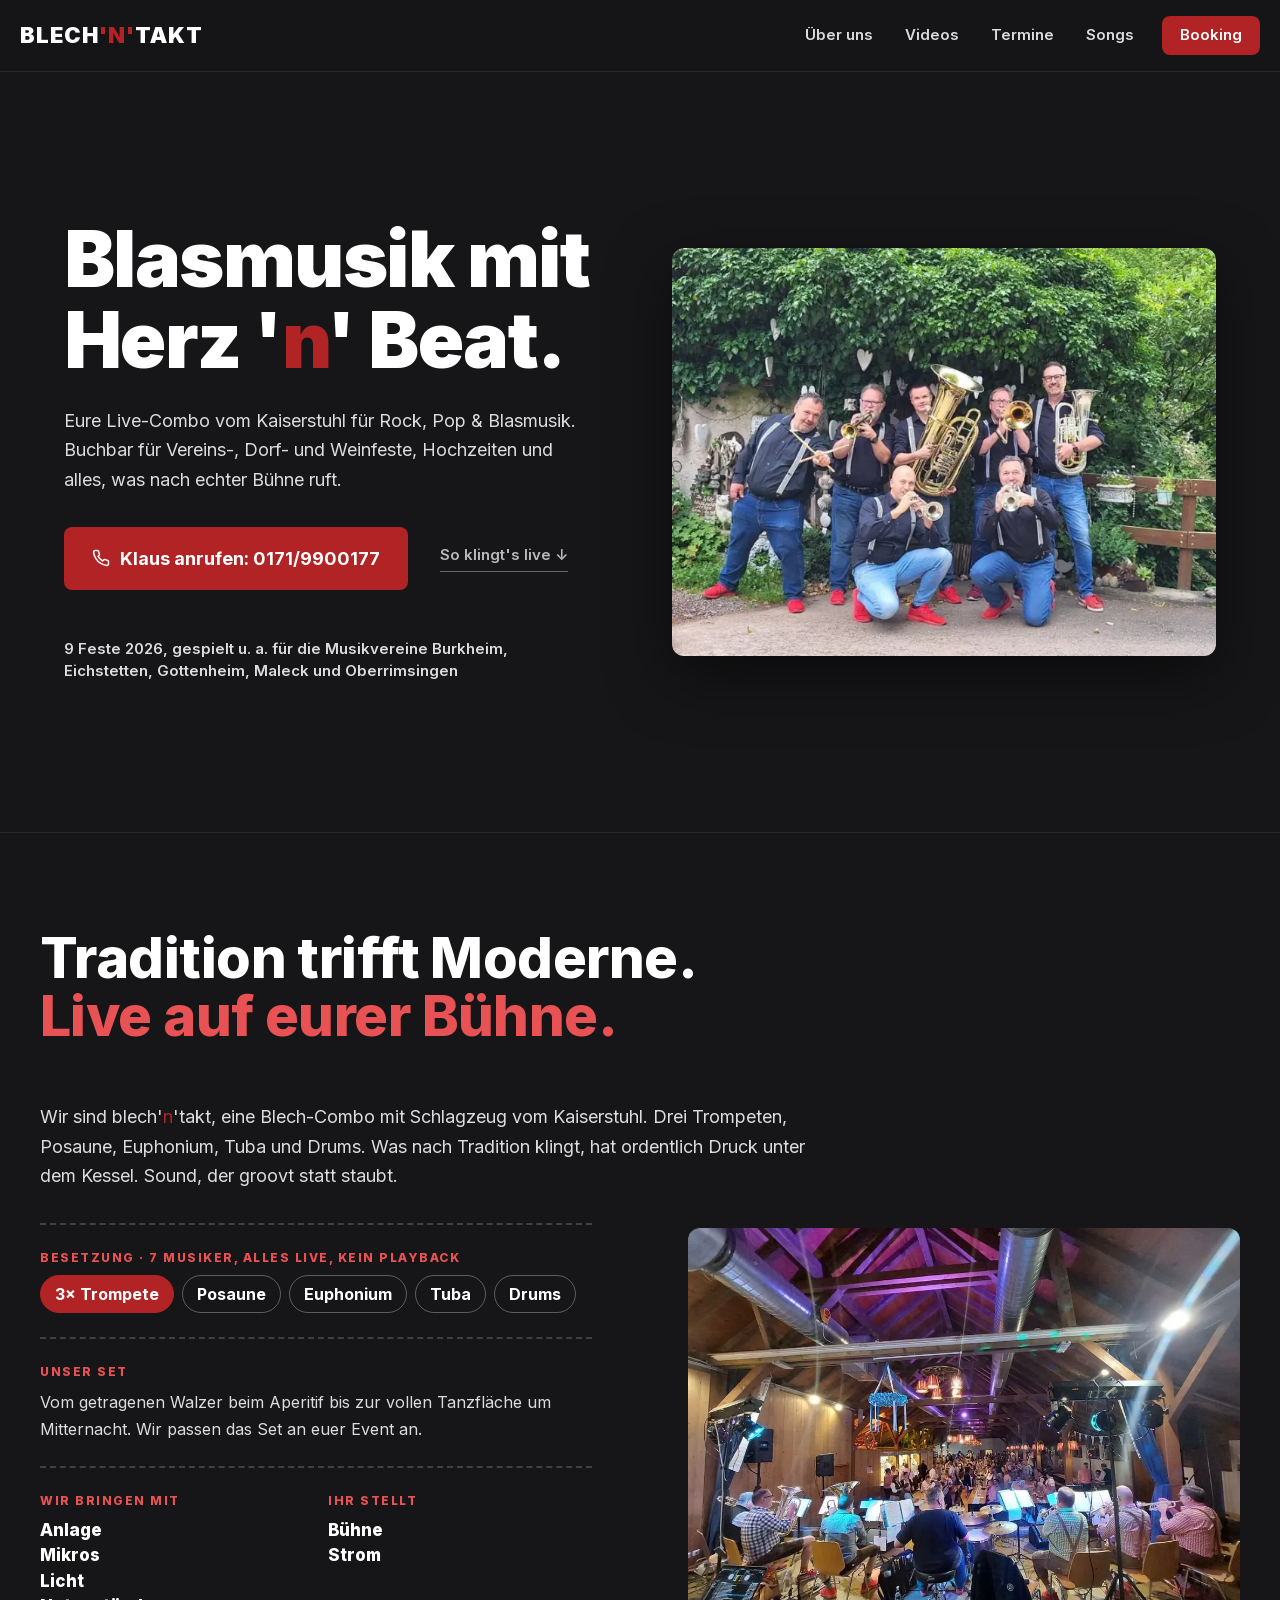
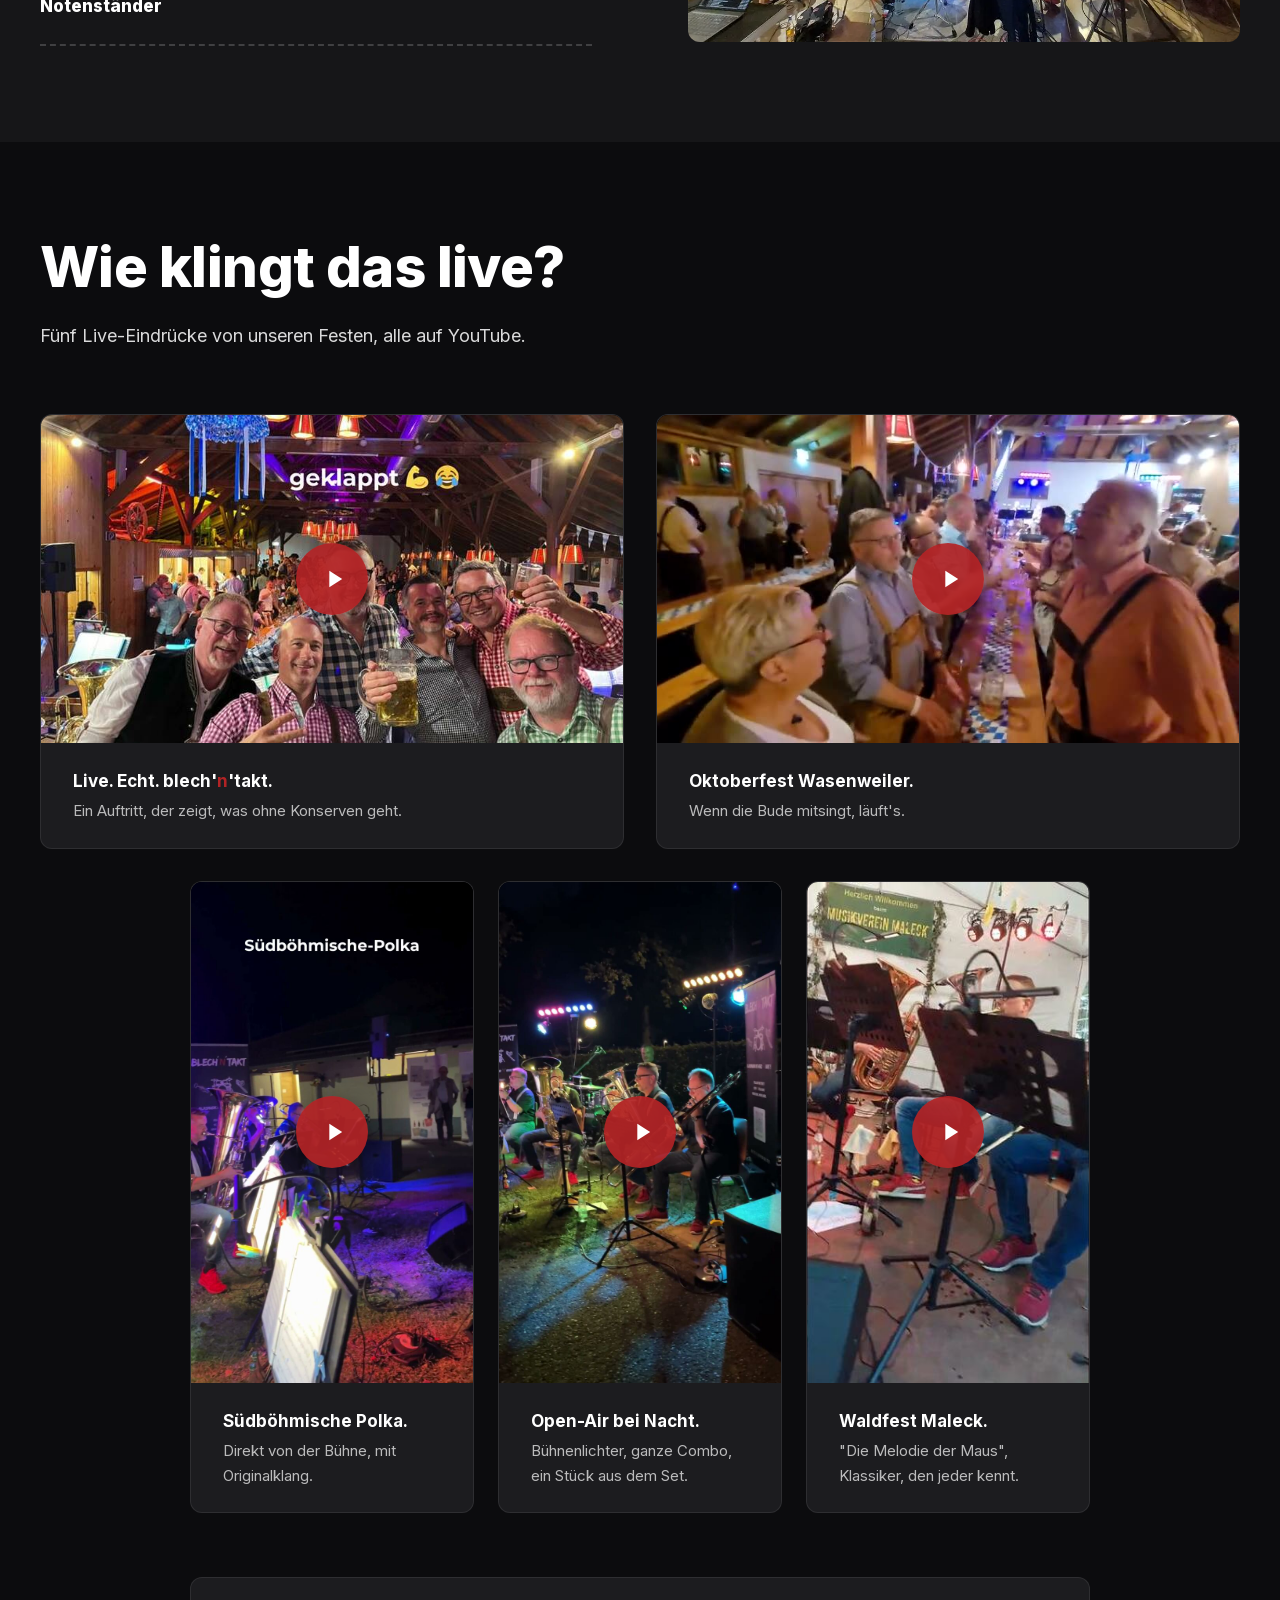
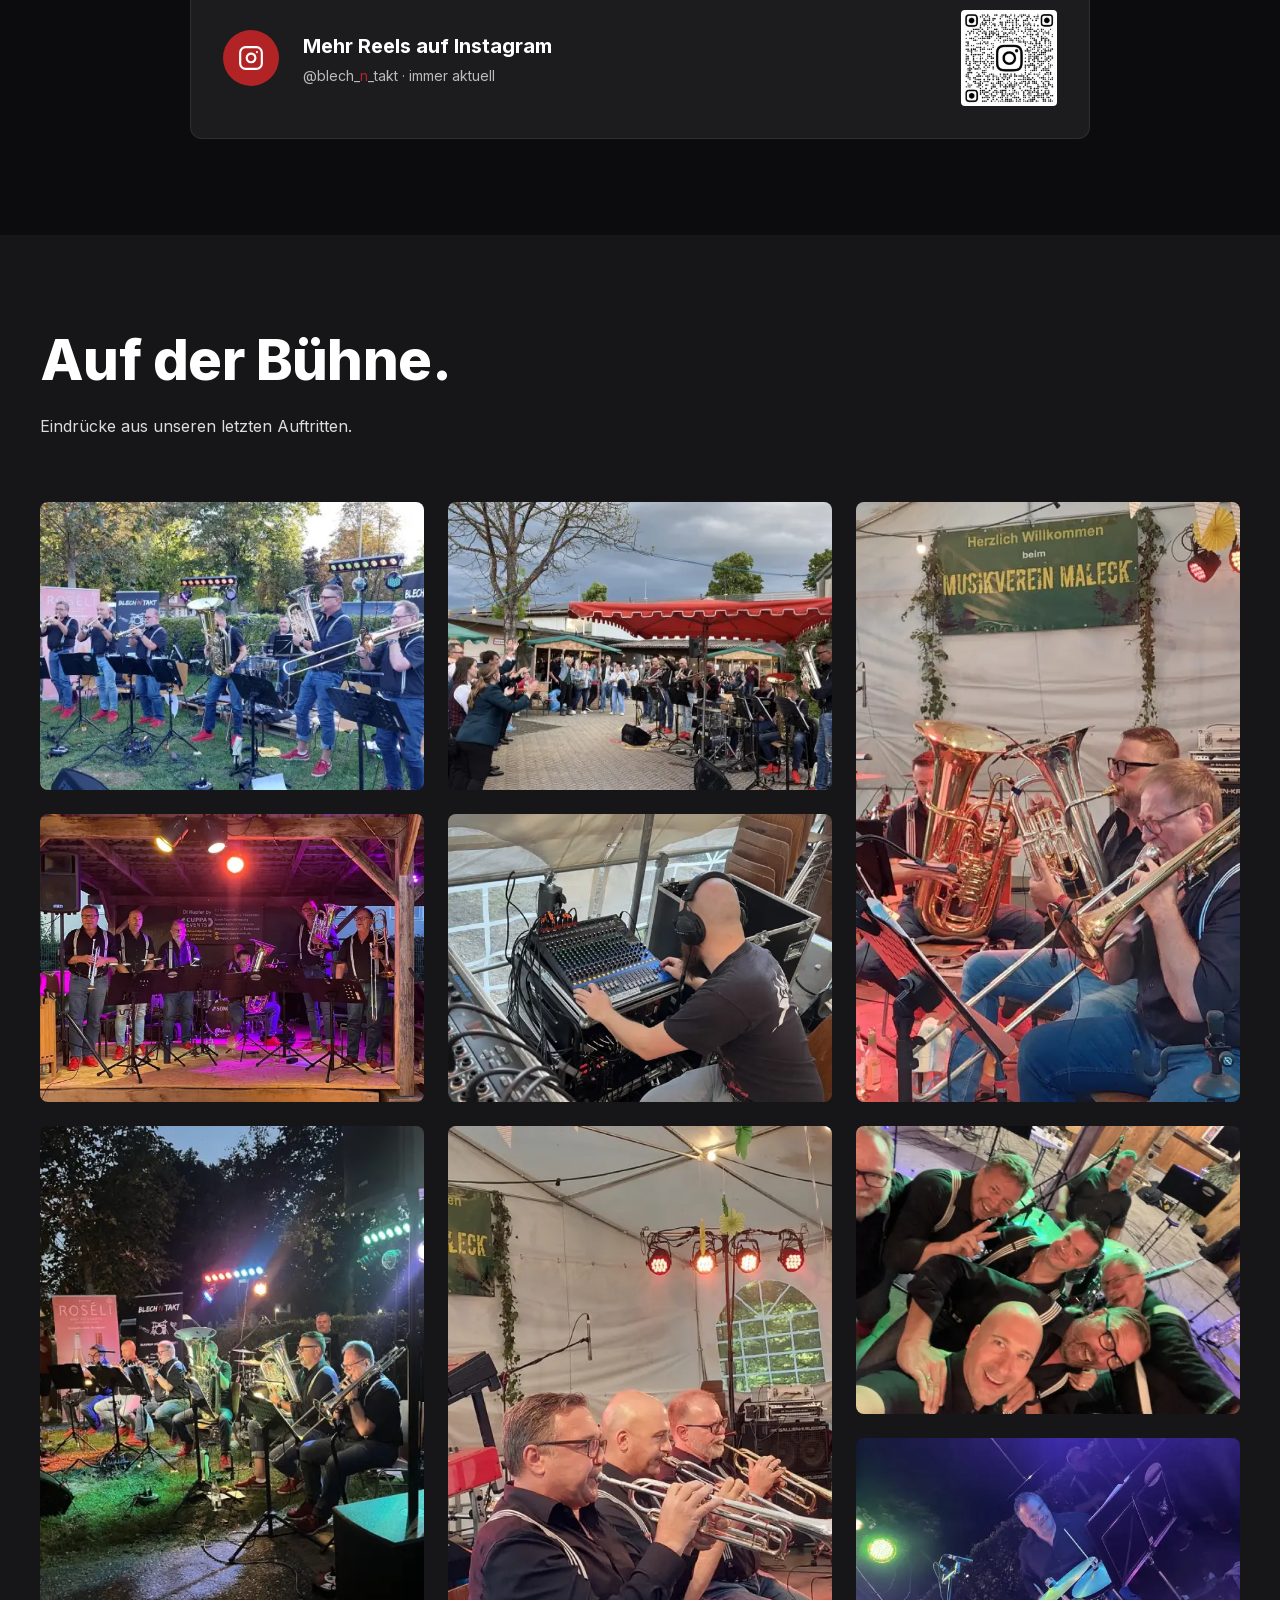
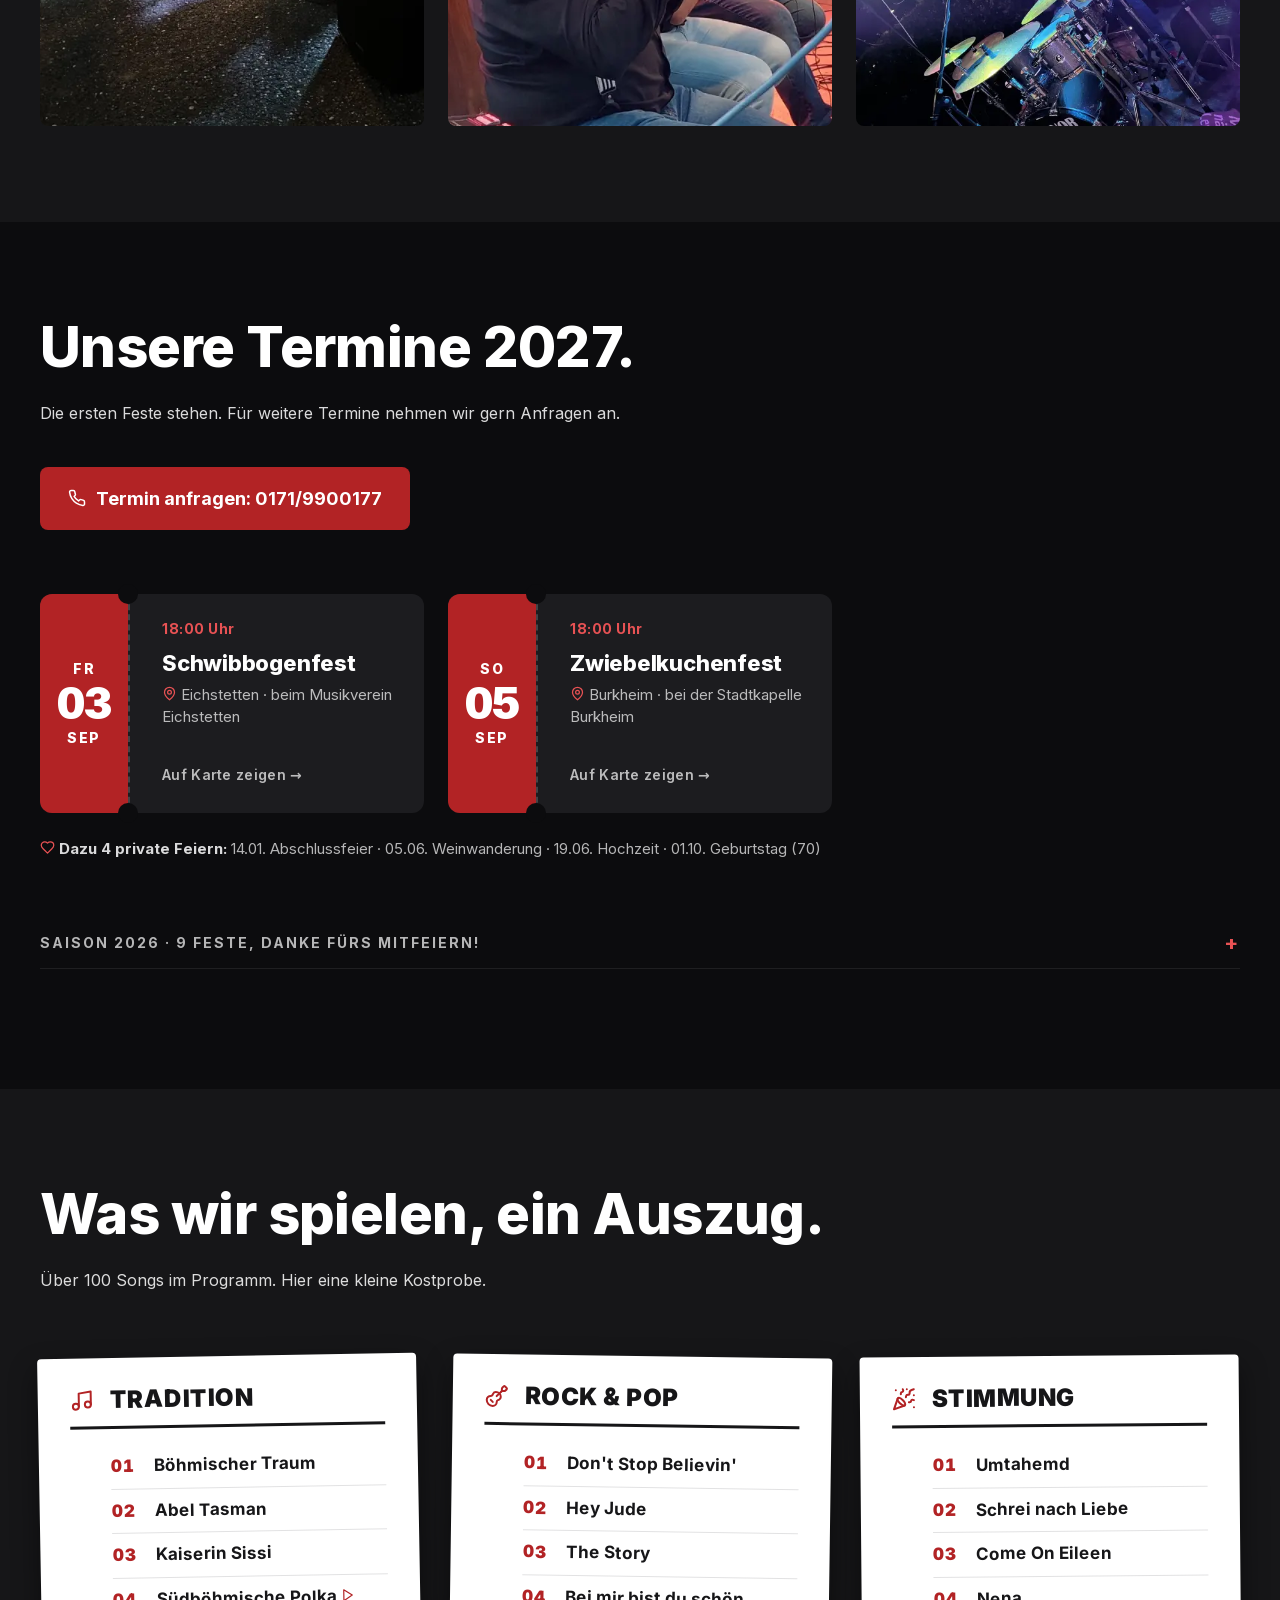
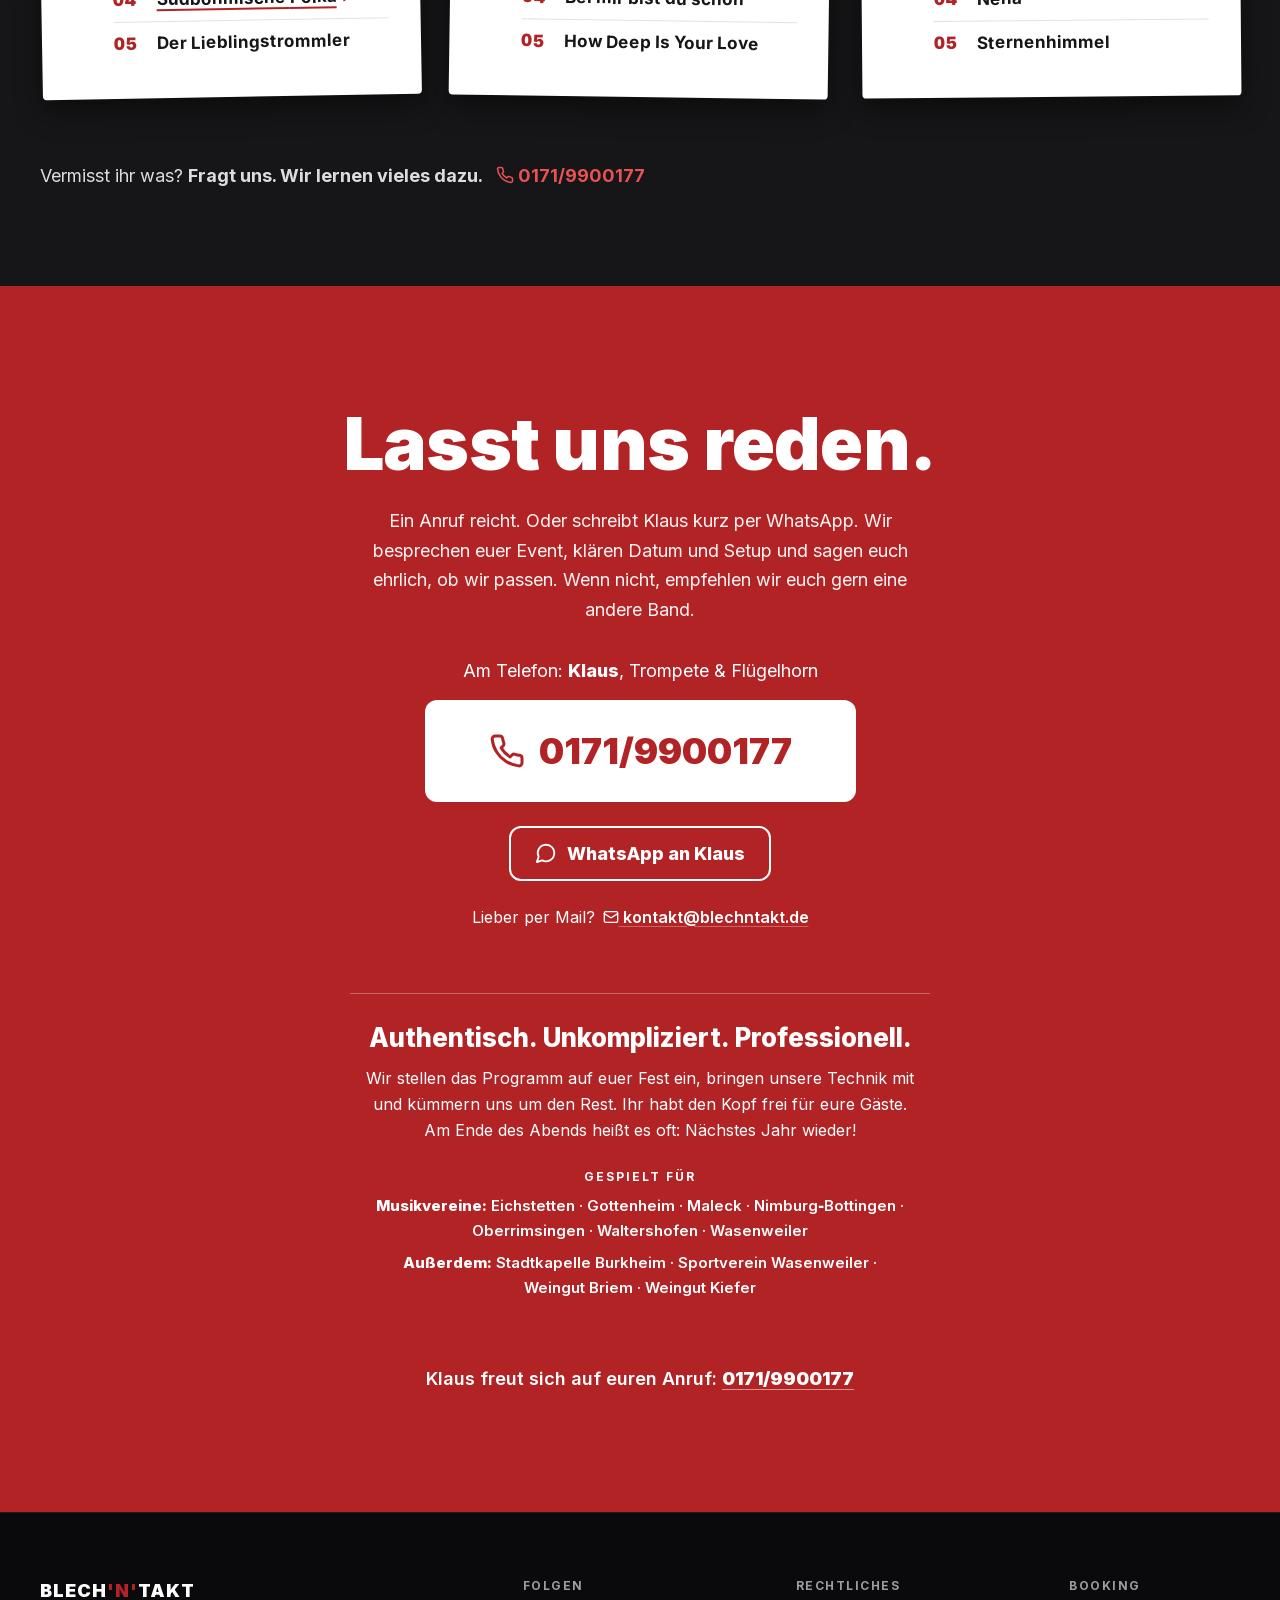
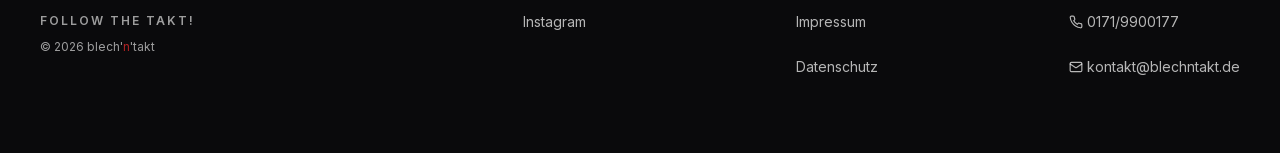
<file: index.html>
<!DOCTYPE html>
<html lang="de">
<head>
  <meta charset="UTF-8">
  <meta name="viewport" content="width=device-width, initial-scale=1">
  <title>blech'n'takt · Live-Combo vom Kaiserstuhl · Booking 0171/9900177</title>
  <meta name="description" content="Blech-Combo mit Schlagzeug vom Kaiserstuhl. Rock, Pop & Blasmusik. Sound, der groovt statt staubt. Buchbar für Vereinsfeste, Hochzeiten und Open-Airs. Anrufen: 0171/9900177">
  <meta name="theme-color" content="#161618">
  <link rel="canonical" href="https://blechntakt.de/">

  <!-- Favicons -->
  <link rel="icon" href="assets/icons/favicon.svg" type="image/svg+xml">
  <link rel="icon" href="assets/icons/favicon-32.png" sizes="32x32" type="image/png">
  <link rel="icon" href="assets/icons/favicon-16.png" sizes="16x16" type="image/png">
  <link rel="apple-touch-icon" href="assets/icons/apple-touch-icon.png">

  <!-- Open Graph (Facebook, WhatsApp, LinkedIn, etc.) -->
  <meta property="og:type" content="website">
  <meta property="og:site_name" content="blech'n'takt">
  <meta property="og:title" content="blech'n'takt · Live-Combo vom Kaiserstuhl">
  <meta property="og:description" content="Sound, der groovt statt staubt. Blech-Combo mit Schlagzeug vom Kaiserstuhl. Rock, Pop & Blasmusik. Buchbar für Vereins-, Dorf- und Weinfeste, Hochzeiten und Open-Air-Sets. Booking: 0171/9900177">
  <meta property="og:image" content="https://blechntakt.de/assets/icons/og-image.jpg">
  <meta property="og:image:width" content="1200">
  <meta property="og:image:height" content="630">
  <meta property="og:image:alt" content="Die sieben Musiker der Combo blech'n'takt mit Trompeten, Posaune, Tuba und Schlagzeug-Sticks vor grüner Hecke.">
  <meta property="og:locale" content="de_DE">

  <!-- Twitter / X Card -->
  <meta name="twitter:card" content="summary_large_image">
  <meta name="twitter:title" content="blech'n'takt · Live-Combo vom Kaiserstuhl">
  <meta name="twitter:description" content="Sound, der groovt statt staubt. Rock, Pop & Blasmusik vom Kaiserstuhl. Booking: 0171/9900177">
  <meta name="twitter:image" content="https://blechntakt.de/assets/icons/og-image.jpg">

  <!-- Structured data (schema.org) — Band + kommende öffentliche Auftritte (vergangene entfernen) -->
  <script type="application/ld+json">
  {
    "@context": "https://schema.org",
    "@graph": [
      {
        "@type": "MusicGroup",
        "@id": "https://blechntakt.de/#band",
        "name": "blech'n'takt",
        "alternateName": "Blech N Takt",
        "url": "https://blechntakt.de/",
        "description": "Live-Blech-Combo mit Schlagzeug vom Kaiserstuhl. Drei Trompeten, Posaune, Euphonium, Tuba und Drums. Rock, Pop und Blasmusik. Buchbar für Vereins-, Dorf- und Weinfeste, Hochzeiten und Open-Air-Sets.",
        "image": "https://blechntakt.de/assets/icons/og-image.jpg",
        "logo": "https://blechntakt.de/assets/icons/og-image.jpg",
        "genre": [
          "Blasmusik",
          "Brass",
          "Rock",
          "Pop"
        ],
        "telephone": "+49-171-9900177",
        "email": "kontakt@blechntakt.de",
        "areaServed": [
          {
            "@type": "Place",
            "name": "Kaiserstuhl"
          },
          {
            "@type": "Place",
            "name": "Breisgau"
          },
          {
            "@type": "Place",
            "name": "Südbaden"
          }
        ],
        "sameAs": [
          "https://www.instagram.com/blech_n_takt/"
        ]
      },
      {
        "@type": "Event",
        "name": "blech'n'takt live: Schwibbogenfest Eichstetten",
        "startDate": "2027-09-03T18:00:00+02:00",
        "endDate": "2027-09-03",
        "eventStatus": "https://schema.org/EventScheduled",
        "eventAttendanceMode": "https://schema.org/OfflineEventAttendanceMode",
        "location": {
          "@type": "Place",
          "name": "Schwibbogenfest Eichstetten",
          "address": {
            "@type": "PostalAddress",
            "addressLocality": "Eichstetten am Kaiserstuhl",
            "postalCode": "79356",
            "addressRegion": "Baden-Württemberg",
            "addressCountry": "DE"
          }
        },
        "performer": {
          "@id": "https://blechntakt.de/#band"
        },
        "isAccessibleForFree": true,
        "offers": {
          "@type": "Offer",
          "price": "0",
          "priceCurrency": "EUR",
          "availability": "https://schema.org/InStock",
          "url": "https://blechntakt.de/#termine"
        },
        "organizer": {
          "@type": "Organization",
          "name": "Musikverein Eichstetten",
          "url": "https://www.mveichstetten.de/"
        },
        "image": "https://blechntakt.de/assets/icons/og-image.jpg",
        "description": "blech'n'takt live beim Schwibbogenfest des Musikvereins Eichstetten."
      },
      {
        "@type": "Event",
        "name": "blech'n'takt live: Zwiebelkuchenfest Burkheim",
        "startDate": "2027-09-05T18:00:00+02:00",
        "endDate": "2027-09-05",
        "eventStatus": "https://schema.org/EventScheduled",
        "eventAttendanceMode": "https://schema.org/OfflineEventAttendanceMode",
        "location": {
          "@type": "Place",
          "name": "Zwiebelkuchenfest Burkheim",
          "address": {
            "@type": "PostalAddress",
            "addressLocality": "Vogtsburg-Burkheim",
            "postalCode": "79235",
            "addressRegion": "Baden-Württemberg",
            "addressCountry": "DE"
          }
        },
        "performer": {
          "@id": "https://blechntakt.de/#band"
        },
        "isAccessibleForFree": true,
        "offers": {
          "@type": "Offer",
          "price": "0",
          "priceCurrency": "EUR",
          "availability": "https://schema.org/InStock",
          "url": "https://blechntakt.de/#termine"
        },
        "organizer": {
          "@type": "Organization",
          "name": "Stadtkapelle Burkheim",
          "url": "https://www.stadtkapelle-burkheim.de/"
        },
        "image": "https://blechntakt.de/assets/icons/og-image.jpg",
        "description": "blech'n'takt live beim Zwiebelkuchenfest der Stadtkapelle Burkheim am Kaiserstuhl."
      }
    ]
  }
  </script>

  <link rel="preload" as="image" type="image/webp"
        imagesrcset="assets/photos/hero-promo-mobile.webp 720w, assets/photos/hero-promo.webp 1100w"
        imagesizes="(max-width: 959px) 100vw, 50vw">
  <link rel="stylesheet" href="styles.css?v=2026-10-27q">

  <!-- Always open the page at the top, ignore browser scroll restoration -->
  <script>history.scrollRestoration = 'manual';</script>
</head>
<body>
<!-- Icon sprite: outline icons, colour via currentColor (based on Lucide, ISC license; trumpet custom) -->
<svg width="0" height="0" style="position:absolute" aria-hidden="true">
  <symbol id="i-phone" viewBox="0 0 24 24"><path d="M22 16.92v3a2 2 0 0 1-2.18 2 19.79 19.79 0 0 1-8.63-3.07 19.5 19.5 0 0 1-6-6 19.79 19.79 0 0 1-3.07-8.67A2 2 0 0 1 4.11 2h3a2 2 0 0 1 2 1.72 12.84 12.84 0 0 0 .7 2.81 2 2 0 0 1-.45 2.11L8.09 9.91a16 16 0 0 0 6 6l1.27-1.27a2 2 0 0 1 2.11-.45 12.84 12.84 0 0 0 2.81.7A2 2 0 0 1 22 16.92z"/></symbol>
  <symbol id="i-mail" viewBox="0 0 24 24"><rect width="20" height="16" x="2" y="4" rx="2"/><path d="m22 7-8.97 5.7a1.94 1.94 0 0 1-2.06 0L2 7"/></symbol>
  <symbol id="i-insta" viewBox="0 0 24 24"><rect width="20" height="20" x="2" y="2" rx="5"/><circle cx="12" cy="12" r="4"/><path d="M17.5 6.5h.01"/></symbol>
  <symbol id="i-pin" viewBox="0 0 24 24"><path d="M20 10c0 6-8 12-8 12s-8-6-8-12a8 8 0 0 1 16 0Z"/><circle cx="12" cy="10" r="3"/></symbol>
  <symbol id="i-heart" viewBox="0 0 24 24"><path d="M19 14c1.49-1.46 3-3.21 3-5.5A5.5 5.5 0 0 0 16.5 3c-1.76 0-3 .5-4.5 2-1.5-1.5-2.74-2-4.5-2A5.5 5.5 0 0 0 2 8.5c0 2.3 1.5 4.05 3 5.5l7 7Z"/></symbol>
  <symbol id="i-chat" viewBox="0 0 24 24"><path d="M7.9 20A9 9 0 1 0 4 16.1L2 22Z"/></symbol>
  <symbol id="i-music" viewBox="0 0 24 24"><path d="M9 18V5l12-2v13"/><circle cx="6" cy="18" r="3"/><circle cx="18" cy="16" r="3"/></symbol>
  <symbol id="i-guitar" viewBox="0 0 24 24"><path d="m11.9 12.1 4.514-4.514"/><path d="M20.1 2.3a1 1 0 0 0-1.4 0l-1.114 1.114A2 2 0 0 0 17 4.828v1.344a2 2 0 0 1-.586 1.414A2 2 0 0 1 17.828 7h1.344a2 2 0 0 0 1.414-.586L21.7 5.3a1 1 0 0 0 0-1.4z"/><path d="m6 16 2 2"/><path d="M8.2 9.9C8.7 8.8 9.8 8 11 8c2.8 0 5 2.2 5 5 0 1.2-.8 2.3-1.9 2.8l-.9.4A2 2 0 0 0 12 18a4 4 0 0 1-4 4c-3.3 0-6-2.7-6-6a4 4 0 0 1 4-4 2 2 0 0 0 1.8-1.2z"/></symbol>
  <symbol id="i-play" viewBox="0 0 24 24"><path d="M6 3l14 9-14 9Z"/></symbol>
  <symbol id="i-party" viewBox="0 0 24 24"><path d="M5.8 11.3 2 22l10.7-3.79"/><path d="M4 3h.01M22 8h.01M15 2h.01M22 20h.01"/><path d="m22 2-2.24.75a2.9 2.9 0 0 0-1.96 3.12c.1.86-.57 1.63-1.45 1.63h-.38c-.86 0-1.6.6-1.76 1.44L14 10"/><path d="m22 13-.82-.33c-.86-.34-1.82.2-1.98 1.11-.11.7-.72 1.22-1.43 1.22H17"/><path d="m11 2 .33.82c.34.86-.2 1.82-1.11 1.98C9.52 4.9 9 5.52 9 6.23V7"/><path d="M11 13c1.93 1.93 2.83 4.17 2 5-.83.83-3.07-.07-5-2-1.93-1.93-2.83-4.17-2-5 .83-.83 3.07.07 5 2Z"/></symbol>
</svg>

<a class="skip-link" href="#main">Zum Inhalt springen</a>

<header class="site-header">
  <a href="#top" class="site-header__logo" aria-label="blech'n'takt, zur Startseite">
    <span class="logo-text">BLECH<span class="red-n">'N'</span>TAKT</span>
  </a>
  <nav class="site-header__nav" aria-label="Sektionen">
    <a href="#about">Über uns</a>
    <a href="#videos">Videos</a>
    <a href="#termine">Termine</a>
    <a href="#repertoire">Songs</a>
    <a href="#booking" class="site-header__nav-cta">Booking</a>
  </nav>
</header>

<main id="main">

  <!-- ===== HERO ===== -->
  <section class="hero" id="top" aria-labelledby="hero-title">
    <div class="hero__content">
      <h1 id="hero-title" class="hero__title">
        Blasmusik mit Herz '<span class="red-n">n</span>' Beat.
      </h1>
      <p class="hero__subtitle">
        Eure Live-Combo vom Kaiserstuhl für Rock, Pop &amp; Blasmusik. Buchbar für
        Vereins-, Dorf- und Weinfeste, Hochzeiten und alles, was nach echter Bühne ruft.
      </p>
      <div class="hero__cta-group">
        <a href="tel:+491719900177"
           class="btn btn--primary"
           aria-label="Klaus anrufen für eine Booking-Anfrage, Telefonnummer 0171 9900177">
          <svg class="icon" aria-hidden="true"><use href="#i-phone"/></svg> Klaus anrufen: 0171/9900177
        </a>
        <a href="#videos" class="hero__secondary-link">So klingt's live ↓</a>
      </div>
      <p class="hero__microtrust">
        9 Feste 2026, gespielt u.&nbsp;a. für die Musikvereine Burkheim, Eichstetten, Gottenheim, Maleck und Oberrimsingen
      </p>
    </div>
    <figure class="hero__media">
      <picture>
        <source type="image/webp"
                srcset="assets/photos/hero-promo-mobile.webp 720w, assets/photos/hero-promo.webp 1100w"
                sizes="(max-width: 959px) 100vw, 50vw">
        <source type="image/jpeg"
                srcset="assets/photos/hero-promo-mobile.jpg 800w, assets/photos/hero-promo.jpg 1400w"
                sizes="(max-width: 959px) 100vw, 50vw">
        <img src="assets/photos/hero-promo.jpg"
             alt="Die sieben Musiker der Combo blech'n'takt mit Trompeten, Posaune, Tuba, Euphonium und Schlagzeug-Sticks vor grüner Hecke. Schwarzer Look mit Hosenträgern und roten Schuhen."
             width="1400" height="1050"
             loading="eager" fetchpriority="high">
      </picture>
    </figure>
  </section>

  <!-- ===== ABOUT ===== -->
  <section class="about" id="about" aria-labelledby="about-title">
    <div class="about__container">
      <h2 id="about-title" class="section-title">
        Tradition trifft Moderne. <br>
        <span class="accent">Live auf eurer Bühne.</span>
      </h2>
      <p class="about__lead">
        Wir sind blech'<span class="red-n">n</span>'takt, eine Blech-Combo mit Schlagzeug vom Kaiserstuhl.
        Drei Trompeten, Posaune, Euphonium, Tuba und Drums. Was nach Tradition klingt,
        hat ordentlich Druck unter dem Kessel. Sound, der groovt statt staubt.
      </p>
      <div class="about__body">
        <div class="about__plan">
          <div class="about__plan-row">
            <p class="about__plan-label">Besetzung · 7 Musiker, alles live, kein Playback</p>
            <ul class="about__lineup" role="list">
              <li class="about__lineup-lead">3× Trompete</li>
              <li>Posaune</li>
              <li>Euphonium</li>
              <li>Tuba</li>
              <li>Drums</li>
            </ul>
          </div>
          <div class="about__plan-row">
            <p class="about__plan-label">Unser Set</p>
            <p class="about__plan-text">
              Vom getragenen Walzer beim Aperitif bis zur vollen Tanzfläche um Mitternacht.
              Wir passen das Set an euer Event an.
            </p>
          </div>
          <div class="about__plan-row about__plan-split">
            <div>
              <p class="about__plan-label">Wir bringen mit</p>
              <ul class="about__plan-items" role="list"><li>Anlage</li><li>Mikros</li><li>Licht</li><li>Notenständer</li></ul>
            </div>
            <div>
              <p class="about__plan-label">Ihr stellt</p>
              <ul class="about__plan-items" role="list"><li>Bühne</li><li>Strom</li></ul>
            </div>
          </div>
        </div>
        <figure class="about__media">
          <picture>
            <source type="image/webp" srcset="assets/photos/about-stage.webp">
            <img src="assets/photos/about-stage.jpg"
                 alt="blech'n'takt live in einer Festhalle: Combo auf der Bühne, davor das tanzende Publikum unter pinkem Bühnenlicht."
                 width="1024" height="768" loading="lazy">
          </picture>
        </figure>
      </div>
    </div>
  </section>

  <!-- ===== VIDEOS ===== -->
  <section class="videos" id="videos" aria-labelledby="videos-title">
    <div class="videos__container">
      <h2 id="videos-title" class="section-title">Wie klingt das live?</h2>
      <p class="videos__subtitle">
        Fünf Live-Eindrücke von unseren Festen, alle auf YouTube.
      </p>

      <div class="videos__grid videos__grid--landscape">
        <figure class="video-card">
          <div class="video-card__embed">
            <a class="video-card__poster" href="https://youtu.be/EqtS4aF9mco"
               target="_blank" rel="noopener"
               aria-label="Video auf YouTube ansehen: Live. Echt. blech'n'takt. (neuer Tab)">
              <img src="assets/videos/live-echt-poster.jpg?v=2026-10-27" alt="" loading="lazy">
              <span class="video-card__play" aria-hidden="true">
                <svg width="28" height="28" viewBox="0 0 24 24" fill="currentColor"><path d="M8 5v14l11-7z"/></svg>
              </span>
            </a>
          </div>
          <figcaption class="video-card__caption">
            <strong>Live. Echt. blech'<span class="red-n">n</span>'takt.</strong>
            Ein Auftritt, der zeigt, was ohne Konserven geht.
          </figcaption>
        </figure>

        <figure class="video-card">
          <div class="video-card__embed">
            <a class="video-card__poster" href="https://youtu.be/L-jSIFcngzg"
               target="_blank" rel="noopener"
               aria-label="Video auf YouTube ansehen: Oktoberfest Wasenweiler (neuer Tab)">
              <img src="assets/videos/wasen-poster.jpg" alt="" loading="lazy">
              <span class="video-card__play" aria-hidden="true">
                <svg width="28" height="28" viewBox="0 0 24 24" fill="currentColor"><path d="M8 5v14l11-7z"/></svg>
              </span>
            </a>
          </div>
          <figcaption class="video-card__caption">
            <strong>Oktoberfest Wasenweiler.</strong>
            Wenn die Bude mitsingt, läuft's.
          </figcaption>
        </figure>
      </div>

      <div class="videos__grid videos__grid--portrait">
        <figure class="video-card video-card--portrait">
          <div class="video-card__embed">
            <a class="video-card__poster" href="https://youtube.com/shorts/HAn1wl49QCs"
               target="_blank" rel="noopener"
               aria-label="Video auf YouTube ansehen: Südböhmische Polka (neuer Tab)">
              <img src="assets/videos/polka-poster.jpg" alt="" loading="lazy">
              <span class="video-card__play" aria-hidden="true">
                <svg width="28" height="28" viewBox="0 0 24 24" fill="currentColor"><path d="M8 5v14l11-7z"/></svg>
              </span>
            </a>
          </div>
          <figcaption class="video-card__caption">
            <strong>Südböhmische Polka.</strong>
            Direkt von der Bühne, mit Originalklang.
          </figcaption>
        </figure>

        <figure class="video-card video-card--portrait">
          <div class="video-card__embed">
            <a class="video-card__poster" href="https://youtube.com/shorts/DJIiuMZNqpE"
               target="_blank" rel="noopener"
               aria-label="Video auf YouTube ansehen: Open-Air-Auftritt bei Nacht (neuer Tab)">
              <img src="assets/videos/auftritt-3-poster.jpg" alt="" loading="lazy">
              <span class="video-card__play" aria-hidden="true">
                <svg width="28" height="28" viewBox="0 0 24 24" fill="currentColor"><path d="M8 5v14l11-7z"/></svg>
              </span>
            </a>
          </div>
          <figcaption class="video-card__caption">
            <strong>Open-Air bei Nacht.</strong>
            Bühnenlichter, ganze Combo, ein Stück aus dem Set.
          </figcaption>
        </figure>

        <figure class="video-card video-card--portrait">
          <div class="video-card__embed">
            <a class="video-card__poster" href="https://youtube.com/shorts/EoaLid6r-DI"
               target="_blank" rel="noopener"
               aria-label="Video auf YouTube ansehen: Waldfest Maleck (neuer Tab)">
              <img src="assets/videos/short-3-poster.jpg" alt="" loading="lazy">
              <span class="video-card__play" aria-hidden="true">
                <svg width="28" height="28" viewBox="0 0 24 24" fill="currentColor"><path d="M8 5v14l11-7z"/></svg>
              </span>
            </a>
          </div>
          <figcaption class="video-card__caption">
            <strong>Waldfest Maleck.</strong>
            "Die Melodie der Maus", Klassiker, den jeder kennt.
          </figcaption>
        </figure>
      </div>

      <a class="videos__cta" href="https://www.instagram.com/blech_n_takt/reels/"
         rel="noopener" target="_blank">
        <span class="videos__cta-icon" aria-hidden="true">
          <svg width="26" height="26" viewBox="0 0 24 24" fill="none" stroke="currentColor" stroke-width="2" stroke-linecap="round" stroke-linejoin="round">
            <rect x="2" y="2" width="20" height="20" rx="5" ry="5"/>
            <path d="M16 11.37A4 4 0 1 1 12.63 8 4 4 0 0 1 16 11.37z"/>
            <line x1="17.5" y1="6.5" x2="17.51" y2="6.5"/>
          </svg>
        </span>
        <span class="videos__cta-text">
          <strong>Mehr Reels auf Instagram</strong>
          <span class="videos__cta-handle">@blech_<span class="red-n">n</span>_takt · immer aktuell</span>
        </span>
        <img class="videos__cta-qr" src="assets/icons/insta-qr.png"
             alt="Instagram QR-Code @blech_n_takt" width="171" height="171" loading="lazy">
      </a>
    </div>
  </section>

  <!-- ===== GALLERY ===== -->
  <section class="gallery" id="galerie" aria-labelledby="gallery-title">
    <div class="gallery__container">
      <h2 id="gallery-title" class="section-title">Auf der Bühne.</h2>
      <p class="gallery__subtitle">Eindrücke aus unseren letzten Auftritten.</p>
      <ul class="gallery__grid" role="list">
        <li><figure class="gallery__item">
          <picture>
            <source type="image/webp" sizes="(min-width: 1100px) 290px, (min-width: 720px) 33vw, 50vw"
                    srcset="assets/photos/gallery-07-600.webp 600w, assets/photos/gallery-07-1200.webp 1200w">
            <img src="assets/photos/gallery-07.jpg"
                 alt="Open-Air-Auftritt im Park: die ganze Combo mit Trompeten, Posaune, Tuba unter dem BLECH'N'TAKT-Banner."
                 width="1200" height="675" loading="lazy">
          </picture>
        </figure></li>
        <li><figure class="gallery__item">
          <picture>
            <source type="image/webp" sizes="(min-width: 1100px) 290px, (min-width: 720px) 33vw, 50vw"
                    srcset="assets/photos/gallery-02-600.webp 600w, assets/photos/gallery-02-1200.webp 1200w">
            <img src="assets/photos/gallery-02.jpg"
                 alt="blech'n'takt im Pavillon, das Publikum jubelt und applaudiert während des Auftritts."
                 width="1200" height="675" loading="lazy">
          </picture>
        </figure></li>
        <li class="gallery__tall"><figure class="gallery__item gallery__item--tall">
          <picture>
            <source type="image/webp" sizes="(min-width: 1100px) 290px, (min-width: 720px) 33vw, 50vw"
                    srcset="assets/photos/gallery-08-600.webp 600w, assets/photos/gallery-08-900.webp 900w">
            <img src="assets/photos/gallery-08.jpg"
                 alt="Detail-Aufnahme von Tuba, Euphonium und Posaune in goldenem Bühnenlicht beim Musikverein Maleck."
                 width="900" height="1200" loading="lazy" style="object-position: 50% 70%">
          </picture>
        </figure></li>
        <li><figure class="gallery__item">
          <picture>
            <source type="image/webp" sizes="(min-width: 1100px) 290px, (min-width: 720px) 33vw, 50vw"
                    srcset="assets/photos/gallery-03-600.webp 600w, assets/photos/gallery-03-1200.webp 1200w">
            <img src="assets/photos/gallery-03.jpg"
                 alt="Die Combo auf einer Bühne unter Holzdach, pinkes und violettes Bühnenlicht, alle stehen mit Instrumenten."
                 width="1200" height="900" loading="lazy">
          </picture>
        </figure></li>
        <li><figure class="gallery__item">
          <picture>
            <source type="image/webp" sizes="(min-width: 1100px) 290px, (min-width: 720px) 33vw, 50vw"
                    srcset="assets/photos/gallery-11-600.webp 600w, assets/photos/gallery-11-900.webp 900w">
            <img src="assets/photos/gallery-11.jpg"
                 alt="Unser Tontechniker am Mischpult mit Kopfhörern, konzentriert beim Mischen während eines Open-Air-Auftritts."
                 width="900" height="1200" loading="lazy" style="object-position: 60% 45%">
          </picture>
        </figure></li>
        <li class="gallery__tall"><figure class="gallery__item gallery__item--tall">
          <picture>
            <source type="image/webp" sizes="(min-width: 1100px) 290px, (min-width: 720px) 33vw, 50vw"
                    srcset="assets/photos/gallery-04-600.webp 600w, assets/photos/gallery-04-900.webp 900w">
            <img src="assets/photos/gallery-04.jpg"
                 alt="Open-Air-Auftritt vor Roséli-Banner, Posaune im Vordergrund, rote Schuhe deutlich sichtbar."
                 width="900" height="1200" loading="lazy" style="object-position: 50% 60%">
          </picture>
        </figure></li>
        <li class="gallery__tall"><figure class="gallery__item gallery__item--tall">
          <picture>
            <source type="image/webp" sizes="(min-width: 1100px) 290px, (min-width: 720px) 33vw, 50vw"
                    srcset="assets/photos/gallery-10-600.webp 600w, assets/photos/gallery-10-900.webp 900w">
            <img src="assets/photos/gallery-10.jpg"
                 alt="Drei Trompeter sitzen nebeneinander beim Auftritt im Festzelt, schwarzer Look mit Hosenträgern."
                 width="900" height="1200" loading="lazy" style="object-position: 50% 65%">
          </picture>
        </figure></li>
        <li><figure class="gallery__item">
          <picture>
            <source type="image/webp" sizes="(min-width: 1100px) 290px, (min-width: 720px) 33vw, 50vw"
                    srcset="assets/photos/gallery-05-600.webp 600w, assets/photos/gallery-05-1200.webp 1200w">
            <img src="assets/photos/gallery-05.jpg"
                 alt="Selfie der Combo nach einem Auftritt, alle lachen, grünes Bühnenlicht im Hintergrund."
                 width="1200" height="900" loading="lazy">
          </picture>
        </figure></li>
        <li><figure class="gallery__item">
          <picture>
            <source type="image/webp" sizes="(min-width: 1100px) 290px, (min-width: 720px) 33vw, 50vw"
                    srcset="assets/photos/gallery-06-600.webp 600w, assets/photos/gallery-06-1200.webp 1200w">
            <img src="assets/photos/gallery-06.jpg"
                 alt="Tobi am Schlagzeug während eines Auftritts, lila-blaues Bühnenlicht."
                 width="1200" height="900" loading="lazy">
          </picture>
        </figure></li>
      </ul>
    </div>
  </section>

  <!-- ===== TERMINE ===== -->
  <section class="gigs" id="termine" aria-labelledby="gigs-title">
    <div class="gigs__container">
      <!-- Upcoming dates as .gig-card (JS marks past ones as "gespielt");
           move finished seasons into the compact .gigs__past list below -->
      <h2 id="gigs-title" class="section-title">Unsere Termine 2027.</h2>
      <p class="gigs__subtitle">Die ersten Feste stehen. Für weitere Termine nehmen wir gern Anfragen an.</p>
      <a href="tel:+491719900177" class="btn btn--primary gigs__cta-btn"
         aria-label="Termin 2027 anfragen, Telefonnummer 0171 9900177">
        <svg class="icon" aria-hidden="true"><use href="#i-phone"/></svg> Termin anfragen: 0171/9900177
      </a>

      <ul class="gigs__list" role="list">
        <li>
          <div class="gig-card">
            <div class="gig-card__stub" aria-hidden="true">
              <span class="gig-card__wd">Fr</span>
              <span class="gig-card__dd">03</span>
              <span class="gig-card__mm">Sep</span>
            </div>
            <div class="gig-card__main">
              <div class="gig-card__date">
                <span class="gig-card__sr">Freitag, </span><span class="gig-card__day">03.09.2027</span>
                <span class="gig-card__time">18:00 Uhr</span>
              </div>
              <h3 class="gig-card__title">Schwibbogenfest</h3>
              <p class="gig-card__venue"><svg class="icon" aria-hidden="true"><use href="#i-pin"/></svg> Eichstetten · beim Musikverein Eichstetten</p>
              <a class="gig-card__map-hint" href="https://www.google.com/maps/search/?api=1&query=48.0942893,7.7453734"
                 rel="noopener" target="_blank"
                 aria-label="Schwibbogenfest: Standort auf Karte öffnen (neuer Tab)">Auf Karte zeigen →</a>
            </div>
          </div>
        </li>
        <li>
          <div class="gig-card">
            <div class="gig-card__stub" aria-hidden="true">
              <span class="gig-card__wd">So</span>
              <span class="gig-card__dd">05</span>
              <span class="gig-card__mm">Sep</span>
            </div>
            <div class="gig-card__main">
              <div class="gig-card__date">
                <span class="gig-card__sr">Sonntag, </span><span class="gig-card__day">05.09.2027</span>
                <span class="gig-card__time">18:00 Uhr</span>
              </div>
              <h3 class="gig-card__title">Zwiebelkuchenfest</h3>
              <p class="gig-card__venue"><svg class="icon" aria-hidden="true"><use href="#i-pin"/></svg> Burkheim · bei der Stadtkapelle Burkheim</p>
              <a class="gig-card__map-hint" href="https://www.google.com/maps/search/?api=1&query=48.1013433,7.5982901"
                 rel="noopener" target="_blank"
                 aria-label="Zwiebelkuchenfest: Standort auf Karte öffnen (neuer Tab)">Auf Karte zeigen →</a>
            </div>
          </div>
        </li>
      </ul>
      <p class="gigs__private">
        <span class="gigs__private-label"><svg class="icon" aria-hidden="true"><use href="#i-heart"/></svg> Dazu 4 private Feiern:</span>
        14.01.&nbsp;Abschlussfeier&nbsp;· 05.06.&nbsp;Weinwanderung&nbsp;· 19.06.&nbsp;Hochzeit&nbsp;· 01.10.&nbsp;Geburtstag&nbsp;(70)
      </p>

      <details class="gigs__season">
        <summary class="gigs__month">Saison 2026 · 9 Feste, danke fürs Mitfeiern!</summary>
        <ul class="gigs__past" role="list">
        <li><span class="gigs__past-date">19.06.</span> <span class="gigs__past-name">Glotterfest</span> <span class="gigs__past-place">Nimburg</span></li>
        <li><span class="gigs__past-date">21.06.</span> <span class="gigs__past-name">Weingut Kiefer</span> <span class="gigs__past-place">Eichstetten</span></li>
        <li><span class="gigs__past-date">11.07.</span> <span class="gigs__past-name">Schlossparkfest</span> <span class="gigs__past-place">Oberrimsingen</span></li>
        <li><span class="gigs__past-date">20.07.</span> <span class="gigs__past-name">Waldfest</span> <span class="gigs__past-place">Emmendingen-Maleck</span></li>
        <li><span class="gigs__past-date">05.09.</span> <span class="gigs__past-name">Hahlereifest</span> <span class="gigs__past-place">Gottenheim</span></li>
        <li><span class="gigs__past-date">07.09.</span> <span class="gigs__past-name">Burkheimer Weintage</span> <span class="gigs__past-place">Burkheim</span></li>
        <li><span class="gigs__past-date">19.09.</span> <span class="gigs__past-name">Zwiebelkuchenfest</span> <span class="gigs__past-place">Wasenweiler</span></li>
        <li><span class="gigs__past-date">02.10.</span> <span class="gigs__past-name">Hochzeit</span> <span class="gigs__past-place">privat</span></li>
        <li><span class="gigs__past-date">24.10.</span> <span class="gigs__past-name">Oktoberfest</span> <span class="gigs__past-place">Wasenweiler</span></li>
      </ul>
      </details>
    </div>
  </section>

  <!-- ===== REPERTOIRE ===== -->
  <section class="repertoire" id="repertoire" aria-labelledby="rep-title">
    <div class="repertoire__container">
      <h2 id="rep-title" class="section-title">Was wir spielen, ein Auszug.</h2>
      <p class="repertoire__subtitle">Über 100 Songs im Programm. Hier eine kleine Kostprobe.</p>

      <div class="repertoire__grid">
        <div class="rep-cat">
          <h3 class="rep-cat__title">
            <svg class="icon" aria-hidden="true"><use href="#i-music"/></svg> Tradition
          </h3>
          <ol class="rep-cat__list" role="list">
            <li>Böhmischer Traum</li>
            <li>Abel Tasman</li>
            <li>Kaiserin Sissi</li>
            <li>
              <a class="rep-cat__video" href="https://youtube.com/shorts/HAn1wl49QCs"
                 rel="noopener" target="_blank"
                 aria-label="Südböhmische Polka, Video auf YouTube ansehen (neuer Tab)">
                Südböhmische <span>Polka<svg class="icon" aria-hidden="true"><use href="#i-play"/></svg></span>
              </a>
            </li>
            <li>Der Lieblingstrommler</li>
          </ol>
        </div>

        <div class="rep-cat">
          <h3 class="rep-cat__title">
            <svg class="icon" aria-hidden="true"><use href="#i-guitar"/></svg> Rock &amp; Pop
          </h3>
          <ol class="rep-cat__list" role="list">
            <li>Don't Stop Believin'</li>
            <li>Hey Jude</li>
            <li>The Story</li>
            <li>Bei mir bist du schön</li>
            <li>How Deep Is Your Love</li>
          </ol>
        </div>

        <div class="rep-cat">
          <h3 class="rep-cat__title">
            <svg class="icon" aria-hidden="true"><use href="#i-party"/></svg> Stimmung
          </h3>
          <ol class="rep-cat__list" role="list">
            <li>Umtahemd</li>
            <li>Schrei nach Liebe</li>
            <li>Come On Eileen</li>
            <li>Nena</li>
            <li>Sternenhimmel</li>
          </ol>
        </div>
      </div>

      <p class="repertoire__cta">
        Vermisst ihr was? <strong>Fragt uns. Wir lernen vieles dazu.</strong>
        <a href="tel:+491719900177"><svg class="icon" aria-hidden="true"><use href="#i-phone"/></svg> 0171/9900177</a>
      </p>
    </div>
  </section>

  <!-- ===== BOOKING ===== -->
  <section class="booking" id="booking" aria-labelledby="booking-title">
    <div class="booking__container">
      <h2 id="booking-title" class="booking__title">Lasst uns reden.</h2>
      <p class="booking__lead">
        Ein Anruf reicht. Oder schreibt Klaus kurz per WhatsApp. Wir besprechen euer Event,
        klären Datum und Setup und sagen euch ehrlich, ob wir passen. Wenn
        nicht, empfehlen wir euch gern eine andere Band.
      </p>
      <p class="booking__contact">Am Telefon: <strong>Klaus</strong>, Trompete&nbsp;&amp;&nbsp;Flügelhorn</p>
      <a href="tel:+491719900177" class="booking__cta-tel"
         aria-label="Klaus anrufen unter 0171 9900177">
        <svg class="icon" aria-hidden="true"><use href="#i-phone"/></svg> 0171/9900177
      </a>
      <a class="booking__wa" href="https://wa.me/491719900177?text=Hallo%20Klaus%2C%20wir%20h%C3%A4tten%20eine%20Booking-Anfrage.%20Datum%3A%20%20Ort%3A%20" rel="noopener" target="_blank"
         aria-label="Klaus per WhatsApp schreiben (neuer Tab)">
        <svg class="icon" aria-hidden="true"><use href="#i-chat"/></svg> WhatsApp an Klaus
      </a>
      <p class="booking__alt">
        Lieber per Mail?
        <a href="mailto:kontakt@blechntakt.de?subject=Booking-Anfrage&amp;body=Datum%3A%20%0AOrt%3A%20%0AAnlass%3A%20%0AG%C3%A4ste%20ca.%3A%20%0A"
             aria-label="E-Mail an kontakt@blechntakt.de schreiben">
            <svg class="icon" aria-hidden="true"><use href="#i-mail"/></svg> kontakt@blechntakt.de
          </a>
      </p>
      <div class="booking__proof">
        <p class="booking__proof-words">Authentisch. Unkompliziert. Professionell.</p>
        <p class="booking__proof-text">
          Wir stellen das Programm auf euer Fest ein, bringen unsere Technik mit
          und kümmern uns um den Rest. Ihr habt den Kopf frei für eure Gäste.
          <br>Am Ende des Abends heißt es oft: Nächstes&nbsp;Jahr&nbsp;wieder!
        </p>
        <p class="booking__refs-title">Gespielt für</p>
        <p class="booking__refs">
          <strong>Musikvereine:</strong> Eichstetten&nbsp;· Gottenheim&nbsp;· Maleck&nbsp;· Nimburg&#8209;Bottingen&nbsp;·
          Oberrimsingen&nbsp;· Waltershofen&nbsp;· Wasenweiler
        </p>
        <p class="booking__refs">
          <strong>Außerdem:</strong> Stadtkapelle Burkheim&nbsp;· Sportverein Wasenweiler&nbsp;· Weingut&nbsp;Briem&nbsp;· Weingut&nbsp;Kiefer
        </p>
      </div>
      <p class="booking__echo">
        Klaus freut sich auf euren Anruf:
        <a href="tel:+491719900177">0171/9900177</a>
      </p>
    </div>
  </section>

</main>

<footer class="site-footer">
  <div class="site-footer__container">
    <div class="site-footer__brand">
      <span class="logo-text logo-text--small">BLECH<span class="red-n">'N'</span>TAKT</span>
      <p class="site-footer__tagline">Follow the Takt!</p>
      <p class="site-footer__copy">© 2026 blech'<span class="red-n">n</span>'takt</p>
    </div>

    <nav class="site-footer__col" aria-label="Social Media">
      <h2>Folgen</h2>
      <a href="https://instagram.com/blech_n_takt" rel="noopener" target="_blank" aria-label="Instagram (neuer Tab)">Instagram</a>
    </nav>

    <nav class="site-footer__col" aria-label="Rechtliches">
      <h2>Rechtliches</h2>
      <a href="impressum.html">Impressum</a>
      <a href="datenschutz.html">Datenschutz</a>
    </nav>

    <nav class="site-footer__col" aria-label="Booking">
      <h2>Booking</h2>
      <a href="tel:+491719900177"><svg class="icon" aria-hidden="true"><use href="#i-phone"/></svg> 0171/9900177</a>
      <a href="mailto:kontakt@blechntakt.de?subject=Booking-Anfrage&amp;body=Datum%3A%20%0AOrt%3A%20%0AAnlass%3A%20%0AG%C3%A4ste%20ca.%3A%20%0A"><svg class="icon" aria-hidden="true"><use href="#i-mail"/></svg> kontakt@blechntakt.de</a>
    </nav>
  </div>
</footer>

<div class="sticky-call">
  <a href="tel:+491719900177" class="sticky-call__tel" aria-label="Klaus anrufen unter 0171 9900177">
    <svg class="icon" aria-hidden="true"><use href="#i-phone"/></svg> Anrufen: 0171/9900177
  </a>
  <a href="https://wa.me/491719900177?text=Hallo%20Klaus%2C%20wir%20h%C3%A4tten%20eine%20Booking-Anfrage.%20Datum%3A%20%20Ort%3A%20" class="sticky-call__wa" rel="noopener" target="_blank"
     aria-label="Klaus per WhatsApp schreiben (neuer Tab)">
    <svg class="icon" aria-hidden="true"><use href="#i-chat"/></svg>
  </a>
</div>

<script>
  // Mark gigs whose date (DD.MM.YYYY) lies before today as "gespielt"
  (function () {
    var today = new Date();
    today.setHours(0, 0, 0, 0);
    document.querySelectorAll('.gig-card').forEach(function (card) {
      var day = card.querySelector('.gig-card__day');
      var parts = day ? day.textContent.trim().split('.') : [];
      if (parts.length !== 3) return;
      var date = new Date(+parts[2], +parts[1] - 1, +parts[0]);
      if (date >= today) return;
      card.classList.add('gig-card--past');
      var label = document.createElement('span');
      label.className = 'gig-card__past-label';
      label.textContent = 'gespielt';
      day.parentNode.appendChild(label);
    });
  })();
</script>
<script>
  // Hide the sticky call bar while the hero CTA or the big booking phone button is visible,
  // and for the rest of the red booking block once that button has scrolled past
  (function () {
    var bar = document.querySelector('.sticky-call');
    var bookingTel = document.querySelector('.booking__cta-tel');
    var targets = [document.querySelector('.hero__cta-group'), bookingTel];
    if (!bar || !('IntersectionObserver' in window)) return;
    var visible = new Set();
    var observer = new IntersectionObserver(function (entries) {
      entries.forEach(function (e) {
        var passed = e.target === bookingTel && e.boundingClientRect.top < 0;
        if (e.isIntersecting || passed) visible.add(e.target); else visible.delete(e.target);
      });
      bar.classList.toggle('sticky-call--hidden', visible.size > 0);
    }, { rootMargin: '0px 0px -100px 0px' });  // iOS Safari's bottom toolbar overlaps the last ~100px
    targets.forEach(function (t) { if (t) observer.observe(t); });
  })();
</script>

</body>
</html>
</file>
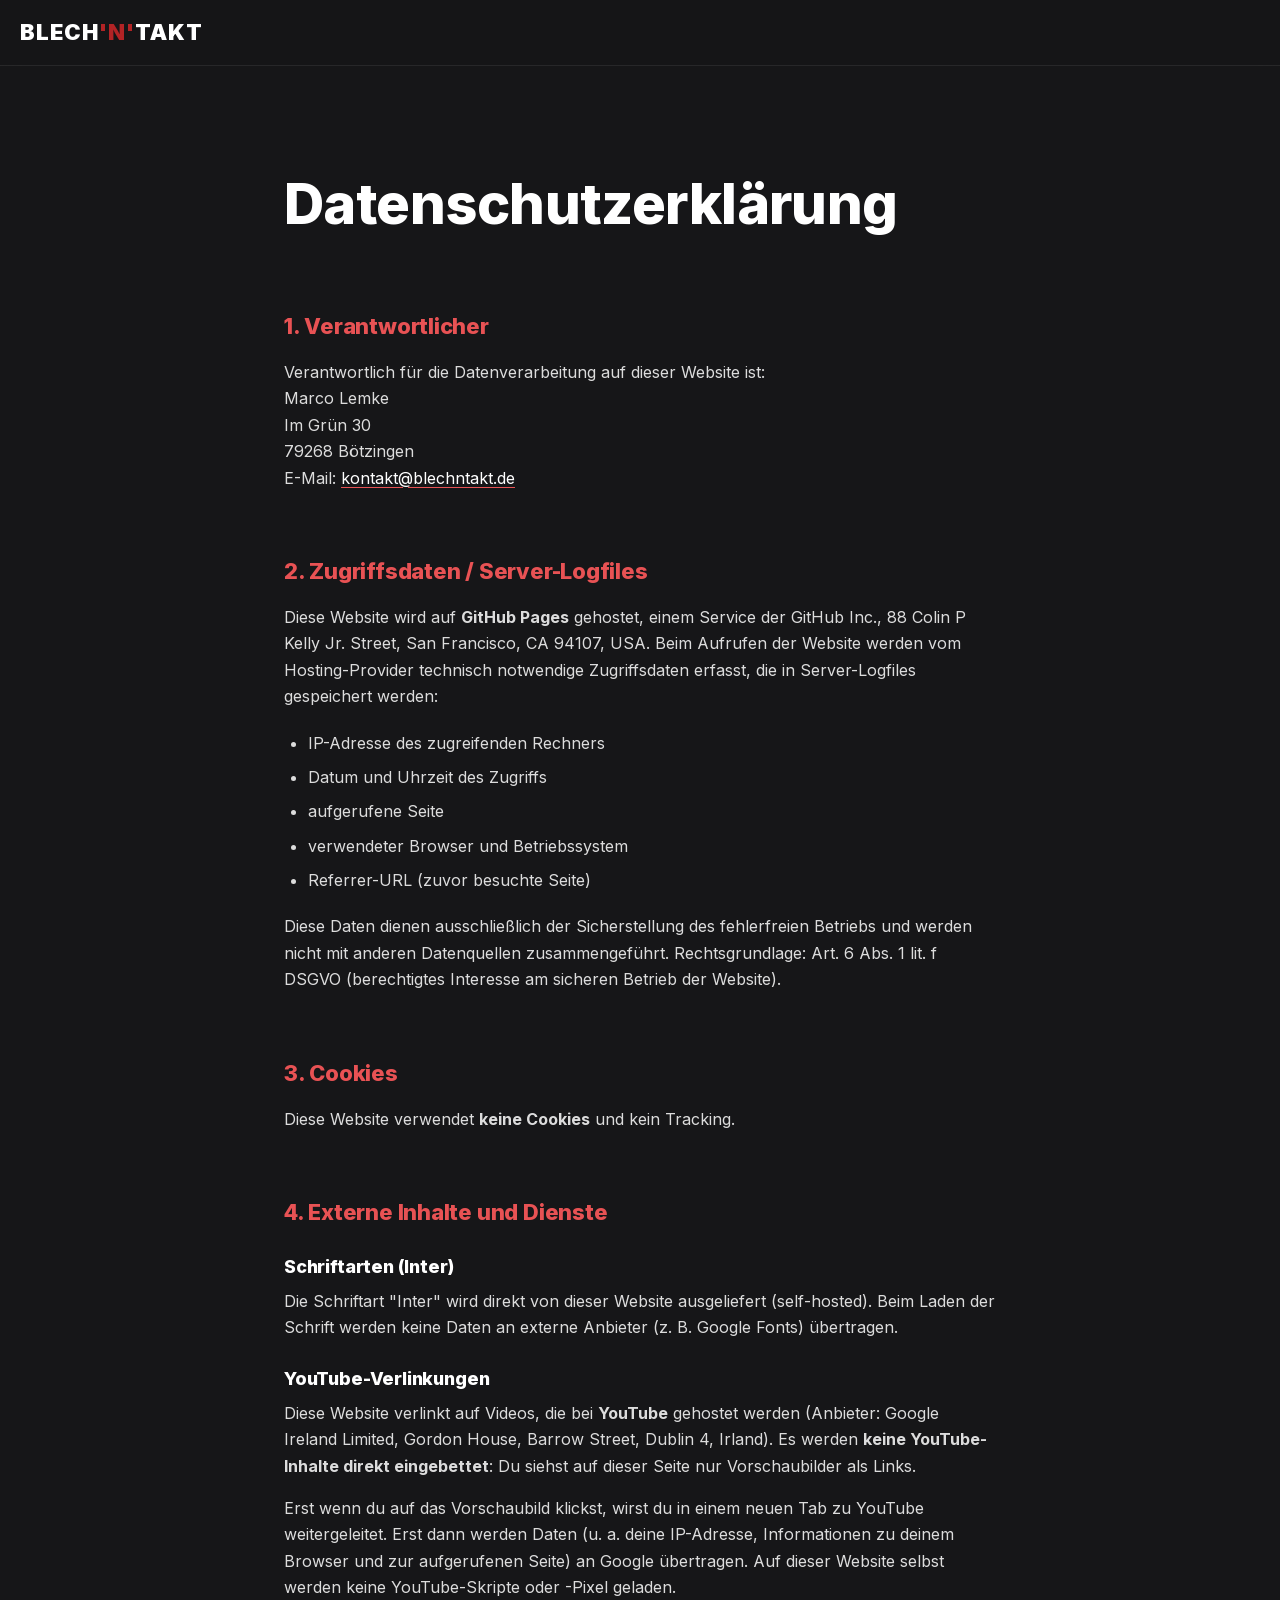
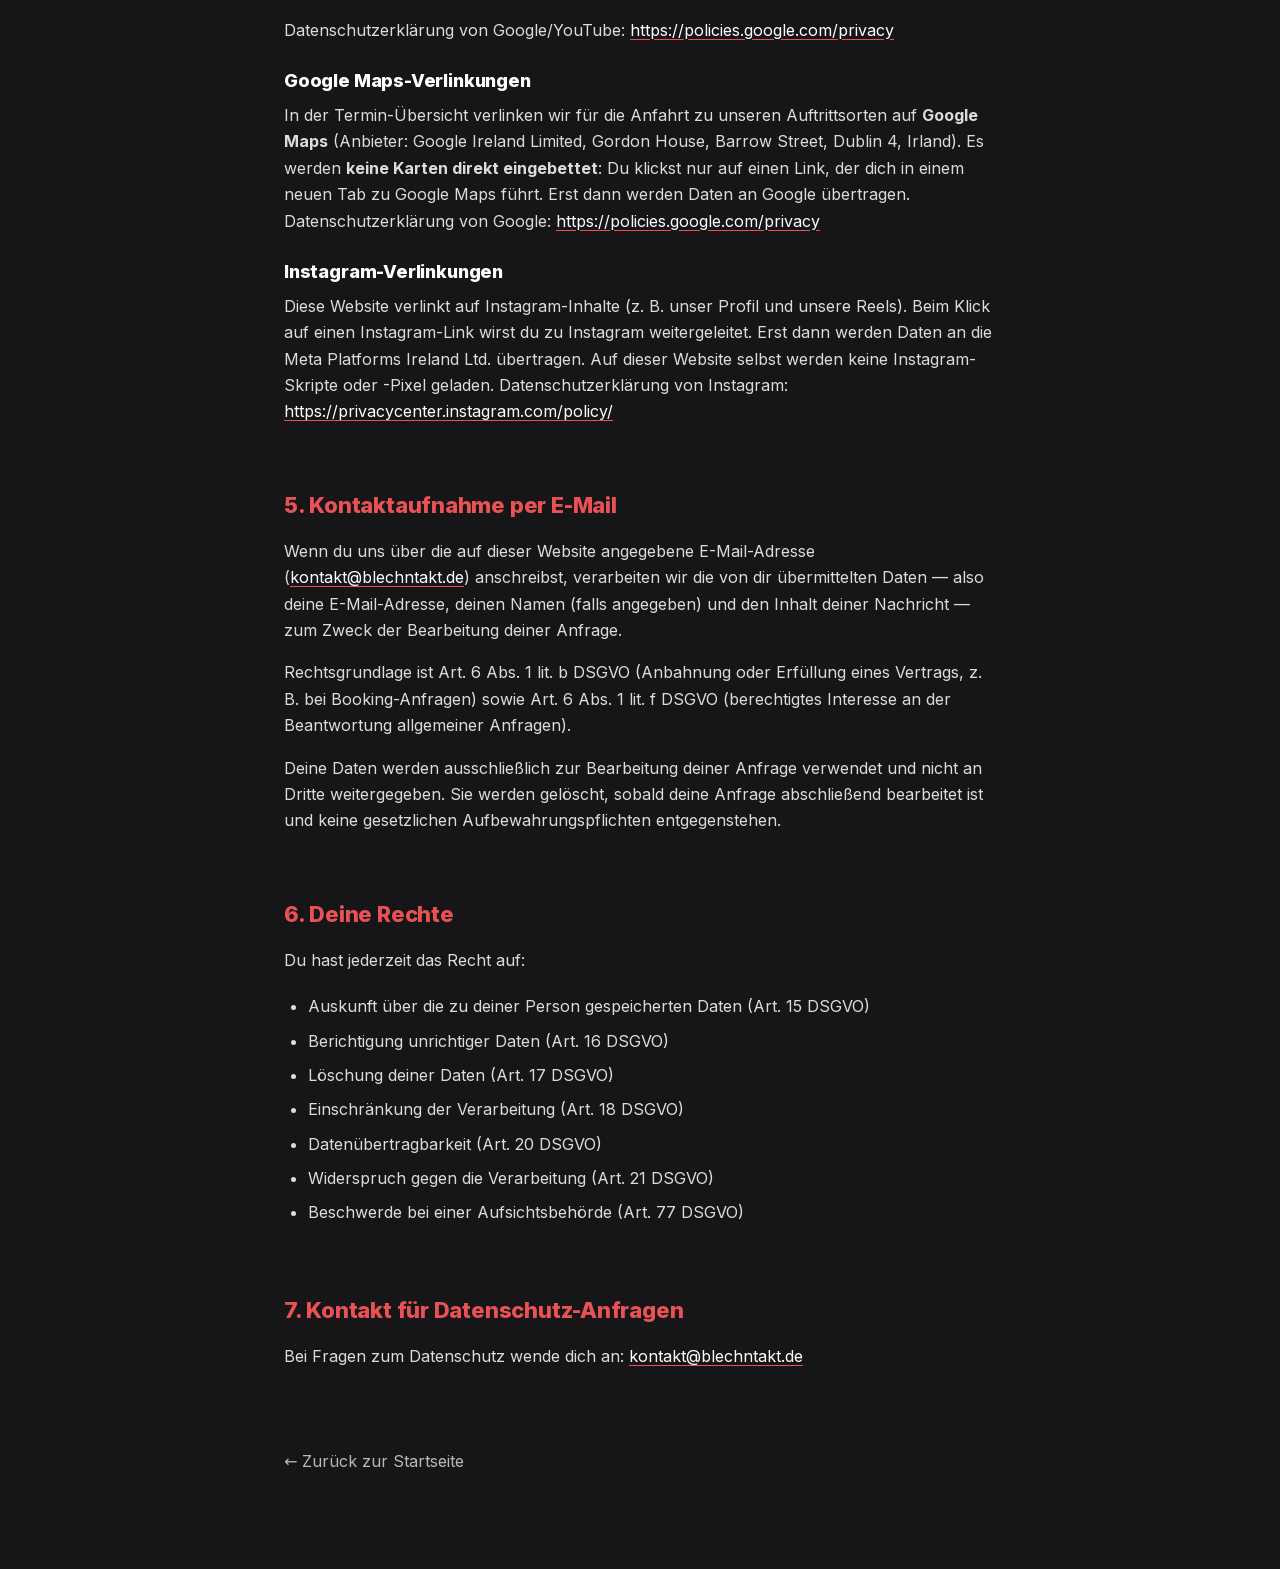
<file: datenschutz.html>
<!DOCTYPE html>
<html lang="de">
<head>
  <meta charset="UTF-8">
  <meta name="viewport" content="width=device-width, initial-scale=1">
  <title>Datenschutz · blech'n'takt</title>
  <meta name="description" content="Datenschutzerklärung der Combo blech'n'takt">
  <link rel="icon" href="assets/icons/favicon.svg" type="image/svg+xml">
  <link rel="icon" href="assets/icons/favicon-32.png" sizes="32x32" type="image/png">
  <link rel="apple-touch-icon" href="assets/icons/apple-touch-icon.png">
  <link rel="stylesheet" href="styles.css?v=2026-10-27q">
  <style>
    .legal { max-width: 760px; margin: 0 auto; padding: var(--space-2xl) var(--space-md); }
    .legal h1 { font-size: var(--font-size-h2); margin-bottom: var(--space-lg); }
    .legal h2 { font-size: 22px; margin-top: var(--space-xl); margin-bottom: var(--space-sm); color: var(--color-accent-text); }
    .legal h3 { font-size: 18px; margin-top: var(--space-md); margin-bottom: var(--space-xs); }
    .legal p { color: var(--color-text-muted); line-height: var(--line-height-relaxed); margin-bottom: var(--space-sm); }
    .legal ul { color: var(--color-text-muted); line-height: var(--line-height-relaxed); margin-left: var(--space-md); margin-bottom: var(--space-sm); }
    .legal ul li { list-style: disc; padding: 4px 0; }
    .legal .back { display: inline-block; margin-top: var(--space-xl); color: var(--color-text-soft); text-decoration: none; }
    .legal .back:hover { color: var(--color-accent-text); }
    .placeholder { background: rgba(178,35,37,0.15); padding: 2px 8px; border-radius: 4px; color: var(--color-accent); font-weight: 600; }
  </style>
</head>
<body>

<header class="site-header">
  <a href="index.html" class="site-header__logo">
    <span class="logo-text">BLECH<span class="red-n">'N'</span>TAKT</span>
  </a>
</header>

<main class="legal">
  <h1>Datenschutzerklärung</h1>

  <h2>1. Verantwortlicher</h2>
  <p>
    Verantwortlich für die Datenverarbeitung auf dieser Website ist:<br>
    Marco Lemke<br>
    Im Grün 30<br>
    79268 Bötzingen<br>
    E-Mail: <a href="mailto:kontakt@blechntakt.de">kontakt@blechntakt.de</a>
  </p>

  <h2>2. Zugriffsdaten / Server-Logfiles</h2>
  <p>
    Diese Website wird auf <strong>GitHub Pages</strong> gehostet, einem Service der GitHub Inc.,
    88 Colin P Kelly Jr. Street, San Francisco, CA 94107, USA.
    Beim Aufrufen der Website werden vom Hosting-Provider technisch notwendige Zugriffsdaten erfasst,
    die in Server-Logfiles gespeichert werden:
  </p>
  <ul>
    <li>IP-Adresse des zugreifenden Rechners</li>
    <li>Datum und Uhrzeit des Zugriffs</li>
    <li>aufgerufene Seite</li>
    <li>verwendeter Browser und Betriebssystem</li>
    <li>Referrer-URL (zuvor besuchte Seite)</li>
  </ul>
  <p>
    Diese Daten dienen ausschließlich der Sicherstellung des fehlerfreien Betriebs und werden nicht
    mit anderen Datenquellen zusammengeführt. Rechtsgrundlage: Art. 6 Abs. 1 lit. f DSGVO
    (berechtigtes Interesse am sicheren Betrieb der Website).
  </p>

  <h2>3. Cookies</h2>
  <p>
    Diese Website verwendet <strong>keine Cookies</strong> und kein Tracking.
  </p>

  <h2>4. Externe Inhalte und Dienste</h2>

  <h3>Schriftarten (Inter)</h3>
  <p>
    Die Schriftart "Inter" wird direkt von dieser Website ausgeliefert (self-hosted).
    Beim Laden der Schrift werden keine Daten an externe Anbieter (z. B. Google Fonts)
    übertragen.
  </p>

  <h3>YouTube-Verlinkungen</h3>
  <p>
    Diese Website verlinkt auf Videos, die bei <strong>YouTube</strong> gehostet
    werden (Anbieter: Google Ireland Limited, Gordon House, Barrow Street, Dublin 4,
    Irland). Es werden <strong>keine YouTube-Inhalte direkt eingebettet</strong>: Du
    siehst auf dieser Seite nur Vorschaubilder als Links.
  </p>
  <p>
    Erst wenn du auf das Vorschaubild klickst, wirst du in einem neuen Tab zu
    YouTube weitergeleitet. Erst dann werden Daten (u. a. deine IP-Adresse,
    Informationen zu deinem Browser und zur aufgerufenen Seite) an Google
    übertragen. Auf dieser Website selbst werden keine YouTube-Skripte oder
    -Pixel geladen.
  </p>
  <p>
    Datenschutzerklärung von Google/YouTube:
    <a href="https://policies.google.com/privacy" rel="noopener" target="_blank">https://policies.google.com/privacy</a>
  </p>

  <h3>Google Maps-Verlinkungen</h3>
  <p>
    In der Termin-Übersicht verlinken wir für die Anfahrt zu unseren
    Auftrittsorten auf <strong>Google Maps</strong> (Anbieter:
    Google Ireland Limited, Gordon House, Barrow Street, Dublin 4, Irland).
    Es werden <strong>keine Karten direkt eingebettet</strong>: Du klickst
    nur auf einen Link, der dich in einem neuen Tab zu Google Maps führt.
    Erst dann werden Daten an Google übertragen.
    Datenschutzerklärung von Google:
    <a href="https://policies.google.com/privacy" rel="noopener" target="_blank">https://policies.google.com/privacy</a>
  </p>

  <h3>Instagram-Verlinkungen</h3>
  <p>
    Diese Website verlinkt auf Instagram-Inhalte (z. B. unser Profil und unsere Reels).
    Beim Klick auf einen Instagram-Link wirst du zu Instagram weitergeleitet. Erst dann werden
    Daten an die Meta Platforms Ireland Ltd. übertragen.
    Auf dieser Website selbst werden keine Instagram-Skripte oder -Pixel geladen.
    Datenschutzerklärung von Instagram:
    <a href="https://privacycenter.instagram.com/policy/" rel="noopener" target="_blank">https://privacycenter.instagram.com/policy/</a>
  </p>

  <h2>5. Kontaktaufnahme per E-Mail</h2>
  <p>
    Wenn du uns über die auf dieser Website angegebene E-Mail-Adresse
    (<a href="mailto:kontakt@blechntakt.de">kontakt@blechntakt.de</a>) anschreibst,
    verarbeiten wir die von dir übermittelten Daten — also deine E-Mail-Adresse,
    deinen Namen (falls angegeben) und den Inhalt deiner Nachricht — zum Zweck
    der Bearbeitung deiner Anfrage.
  </p>
  <p>
    Rechtsgrundlage ist Art. 6 Abs. 1 lit. b DSGVO (Anbahnung oder Erfüllung eines
    Vertrags, z. B. bei Booking-Anfragen) sowie Art. 6 Abs. 1 lit. f DSGVO
    (berechtigtes Interesse an der Beantwortung allgemeiner Anfragen).
  </p>
  <p>
    Deine Daten werden ausschließlich zur Bearbeitung deiner Anfrage verwendet
    und nicht an Dritte weitergegeben. Sie werden gelöscht, sobald deine Anfrage
    abschließend bearbeitet ist und keine gesetzlichen Aufbewahrungspflichten
    entgegenstehen.
  </p>

  <h2>6. Deine Rechte</h2>
  <p>
    Du hast jederzeit das Recht auf:
  </p>
  <ul>
    <li>Auskunft über die zu deiner Person gespeicherten Daten (Art. 15 DSGVO)</li>
    <li>Berichtigung unrichtiger Daten (Art. 16 DSGVO)</li>
    <li>Löschung deiner Daten (Art. 17 DSGVO)</li>
    <li>Einschränkung der Verarbeitung (Art. 18 DSGVO)</li>
    <li>Datenübertragbarkeit (Art. 20 DSGVO)</li>
    <li>Widerspruch gegen die Verarbeitung (Art. 21 DSGVO)</li>
    <li>Beschwerde bei einer Aufsichtsbehörde (Art. 77 DSGVO)</li>
  </ul>

  <h2>7. Kontakt für Datenschutz-Anfragen</h2>
  <p>
    Bei Fragen zum Datenschutz wende dich an:
    <a href="mailto:kontakt@blechntakt.de">kontakt@blechntakt.de</a>
  </p>

  <a href="index.html" class="back">← Zurück zur Startseite</a>
</main>

</body>
</html>
</file>
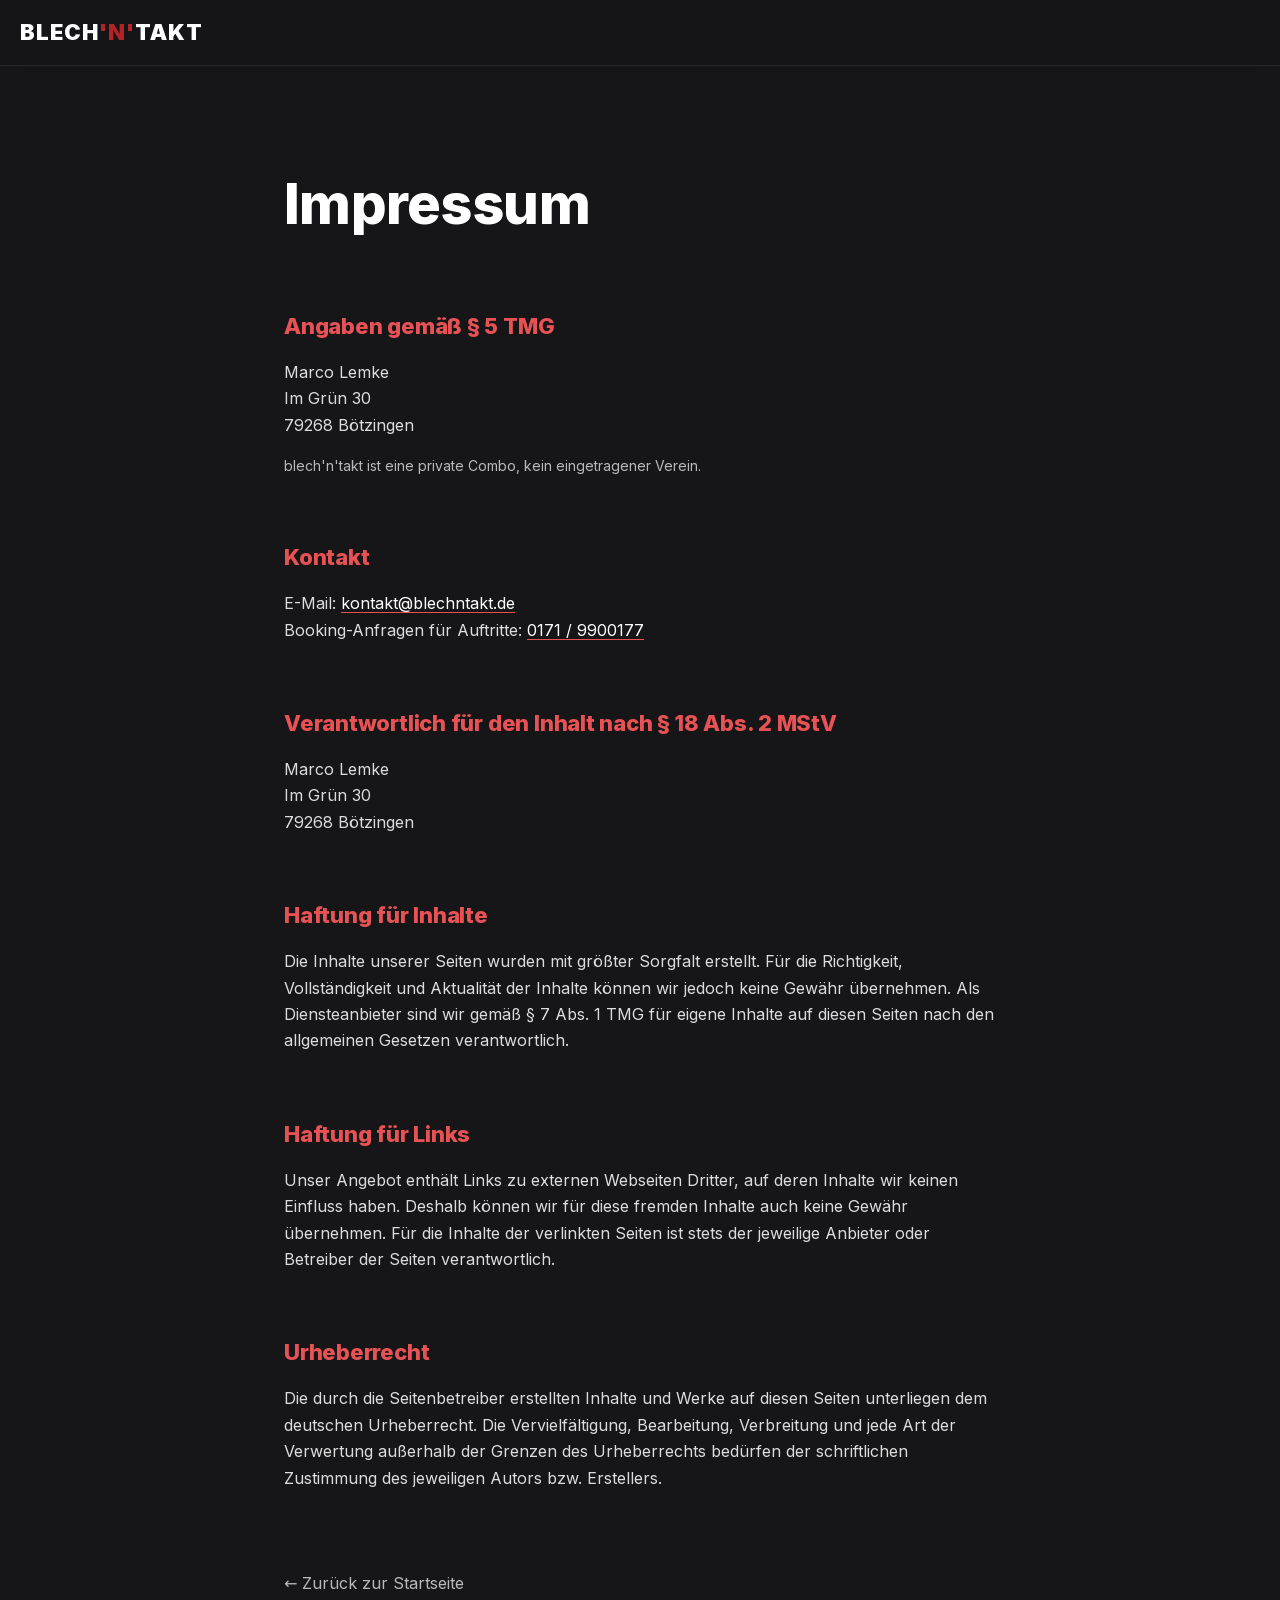
<file: impressum.html>
<!DOCTYPE html>
<html lang="de">
<head>
  <meta charset="UTF-8">
  <meta name="viewport" content="width=device-width, initial-scale=1">
  <title>Impressum · blech'n'takt</title>
  <meta name="description" content="Impressum der Combo blech'n'takt">
  <link rel="icon" href="assets/icons/favicon.svg" type="image/svg+xml">
  <link rel="icon" href="assets/icons/favicon-32.png" sizes="32x32" type="image/png">
  <link rel="apple-touch-icon" href="assets/icons/apple-touch-icon.png">
  <link rel="stylesheet" href="styles.css?v=2026-10-27q">
  <style>
    .legal { max-width: 760px; margin: 0 auto; padding: var(--space-2xl) var(--space-md); }
    .legal h1 { font-size: var(--font-size-h2); margin-bottom: var(--space-lg); }
    .legal h2 { font-size: 22px; margin-top: var(--space-xl); margin-bottom: var(--space-sm); color: var(--color-accent-text); }
    .legal p, .legal address { color: var(--color-text-muted); line-height: var(--line-height-relaxed); margin-bottom: var(--space-sm); font-style: normal; }
    .legal .back { display: inline-block; margin-top: var(--space-xl); color: var(--color-text-soft); text-decoration: none; }
    .legal .back:hover { color: var(--color-accent-text); }
    .placeholder { background: rgba(178,35,37,0.15); padding: 2px 8px; border-radius: 4px; color: var(--color-accent); font-weight: 600; }
  </style>
</head>
<body>

<header class="site-header">
  <a href="index.html" class="site-header__logo">
    <span class="logo-text">BLECH<span class="red-n">'N'</span>TAKT</span>
  </a>
</header>

<main class="legal">
  <h1>Impressum</h1>

  <h2>Angaben gemäß § 5 TMG</h2>
  <address>
    Marco Lemke<br>
    Im Grün 30<br>
    79268 Bötzingen
  </address>
  <p style="margin-top: var(--space-sm); color: var(--color-text-soft); font-size: 14px;">
    blech'n'takt ist eine private Combo, kein eingetragener Verein.
  </p>

  <h2>Kontakt</h2>
  <p>
    E-Mail: <a href="mailto:kontakt@blechntakt.de">kontakt@blechntakt.de</a><br>
    Booking-Anfragen für Auftritte: <a href="tel:+491719900177">0171 / 9900177</a>
  </p>

  <h2>Verantwortlich für den Inhalt nach § 18 Abs. 2 MStV</h2>
  <address>
    Marco Lemke<br>
    Im Grün 30<br>
    79268 Bötzingen
  </address>

  <h2>Haftung für Inhalte</h2>
  <p>
    Die Inhalte unserer Seiten wurden mit größter Sorgfalt erstellt. Für die Richtigkeit,
    Vollständigkeit und Aktualität der Inhalte können wir jedoch keine Gewähr übernehmen.
    Als Diensteanbieter sind wir gemäß § 7 Abs. 1 TMG für eigene Inhalte auf diesen Seiten
    nach den allgemeinen Gesetzen verantwortlich.
  </p>

  <h2>Haftung für Links</h2>
  <p>
    Unser Angebot enthält Links zu externen Webseiten Dritter, auf deren Inhalte wir keinen
    Einfluss haben. Deshalb können wir für diese fremden Inhalte auch keine Gewähr übernehmen.
    Für die Inhalte der verlinkten Seiten ist stets der jeweilige Anbieter oder Betreiber
    der Seiten verantwortlich.
  </p>

  <h2>Urheberrecht</h2>
  <p>
    Die durch die Seitenbetreiber erstellten Inhalte und Werke auf diesen Seiten unterliegen
    dem deutschen Urheberrecht. Die Vervielfältigung, Bearbeitung, Verbreitung und jede Art
    der Verwertung außerhalb der Grenzen des Urheberrechts bedürfen der schriftlichen
    Zustimmung des jeweiligen Autors bzw. Erstellers.
  </p>

  <a href="index.html" class="back">← Zurück zur Startseite</a>
</main>

</body>
</html>
</file>
<file: styles.css>
/* ============================================================
   blech'n'takt Landing Page — Stylesheet
   Mobile-first. Base = 1fr-Stack, dann min-width-Queries.
   ============================================================ */

/* ============================================================
   Inter — self-hosted (DSGVO-konform, kein Google CDN)
   Variable Font: eine Datei je Subset deckt alle Stärken 400–900 ab
   ============================================================ */

@font-face {
  font-family: 'Inter';
  font-style: normal;
  font-weight: 400 900;
  font-display: swap;
  src: url('assets/fonts/inter-latin-ext.woff2') format('woff2');
  unicode-range: U+0100-02BA, U+02BD-02C5, U+02C7-02CC, U+02CE-02D7, U+02DD-02FF, U+0304, U+0308, U+0329, U+1D00-1DBF, U+1E00-1E9F, U+1EF2-1EFF, U+2020, U+20A0-20AB, U+20AD-20C0, U+2113, U+2C60-2C7F, U+A720-A7FF;
}
@font-face {
  font-family: 'Inter';
  font-style: normal;
  font-weight: 400 900;
  font-display: swap;
  src: url('assets/fonts/inter-latin.woff2') format('woff2');
  unicode-range: U+0000-00FF, U+0131, U+0152-0153, U+02BB-02BC, U+02C6, U+02DA, U+02DC, U+0304, U+0308, U+0329, U+2000-206F, U+20AC, U+2122, U+2191, U+2193, U+2212, U+2215, U+FEFF, U+FFFD;
}

:root {
  /* Brand colors */
  --color-bg: #161618;
  --color-bg-deep: #0c0c0e;
  --color-bg-card: #1c1c1f;
  --color-bg-darkest: #0a0a0c;

  --color-accent: #B22325;
  --color-accent-hover: #9a1d1f;
  --color-accent-text: #E85254;        /* Lighter brand red for text on dark bg, >= 4.6:1 (WCAG AA) */

  --color-text: #ffffff;
  --color-text-muted: rgba(255, 255, 255, 0.85);
  --color-text-soft: rgba(255, 255, 255, 0.7);
  --color-text-faint: rgba(255, 255, 255, 0.6);

  --color-success: #22C55E;

  --color-border: rgba(255, 255, 255, 0.08);
  --color-border-subtle: rgba(255, 255, 255, 0.06);

  /* Type scale */
  --font-family-base: 'Inter', system-ui, -apple-system, BlinkMacSystemFont, sans-serif;
  --font-size-h1: clamp(40px, 6vw, 80px);
  --font-size-h2: clamp(32px, 4.5vw, 56px);
  --font-size-h3: 24px;
  --font-size-lead: 18px;
  --font-size-body: 16px;
  --font-size-small: 14px;
  --font-size-micro: 12px;

  --line-height-tight: 1.05;
  --line-height-normal: 1.5;
  --line-height-relaxed: 1.65;

  /* Spacing */
  --space-xs: 8px;
  --space-sm: 16px;
  --space-md: 24px;
  --space-lg: 32px;
  --space-xl: 64px;
  --space-2xl: 96px;
  --space-3xl: 120px;

  /* Border radius */
  --radius-sm: 4px;
  --radius-md: 8px;
  --radius-lg: 12px;
  --radius-xl: 24px;

  /* Motion */
  --transition-fast: 0.15s ease;
  --transition-base: 0.2s ease;
  --transition-slow: 0.3s ease;

  /* Layout */
  --container-max: 1200px;
  --content-max: 800px;

  /* Z-index */
  --z-sticky: 100;
  --z-header: 50;
}

@media (prefers-reduced-motion: reduce) {
  :root {
    --transition-fast: 0.001ms;
    --transition-base: 0.001ms;
    --transition-slow: 0.001ms;
  }
  html { scroll-behavior: auto; }
}

/* ============================================================
   Reset & Base
   ============================================================ */

*, *::before, *::after { box-sizing: border-box; }

html {
  scroll-behavior: smooth;
  /* Anker-Sprünge unter dem Header positionieren */
  scroll-padding-top: 80px;
}

body {
  margin: 0;
  font-family: var(--font-family-base);
  background: var(--color-bg);
  color: var(--color-text);
  font-size: var(--font-size-body);
  line-height: var(--line-height-normal);
  -webkit-font-smoothing: antialiased;
  -moz-osx-font-smoothing: grayscale;
}

img { max-width: 100%; height: auto; display: block; }

a {
  color: var(--color-text);
  text-decoration-color: var(--color-accent-text);
  text-underline-offset: 3px;
}

h1, h2, h3, h4 { margin: 0; font-weight: 800; letter-spacing: -0.01em; }
p { margin: 0; }
ul { padding: 0; margin: 0; list-style: none; }

:focus-visible {
  outline: 2px solid var(--color-accent-text);
  outline-offset: 3px;
  border-radius: var(--radius-sm);
}

.skip-link {
  position: absolute;
  top: -40px;
  left: 0;
  background: var(--color-accent);
  color: var(--color-text);
  padding: 8px 16px;
  z-index: 200;
  text-decoration: none;
}
.skip-link:focus { top: 0; }

/* ============================================================
   Globale Patterns
   ============================================================ */

.red-n { color: var(--color-accent); }  /* logo letter, keeps exact brand red */

/* Red focus ring would vanish on red surfaces */
.booking :focus-visible, .btn--primary:focus-visible, .sticky-call :focus-visible { outline-color: var(--color-text); }

/* Even line lengths in headings (no lone word on the last line) */
.hero__title, .section-title, .booking__title { text-wrap: balance; }

/* Outline icons from the inline sprite in index.html; colour follows the text */
.icon {
  width: 1em; height: 1em;
  flex-shrink: 0;
  vertical-align: -0.125em;
  fill: none; stroke: currentColor; stroke-width: 2;
  stroke-linecap: round; stroke-linejoin: round;
}
.rep-cat__title .icon, .gig-card__venue .icon, .gigs__private-label .icon { color: var(--color-accent-text); }

.section-title {
  font-size: var(--font-size-h2);
  line-height: var(--line-height-tight);
  margin-bottom: var(--space-md);
}
.section-title .accent { color: var(--color-accent-text); }

.btn {
  display: inline-flex;
  align-items: center;
  justify-content: center;
  gap: 10px;
  font-family: inherit;
  font-weight: 700;
  text-decoration: none;
  border: none;
  cursor: pointer;
  transition: background var(--transition-base), transform var(--transition-base);
}

.btn--primary {
  background: var(--color-accent);
  color: var(--color-text);
  padding: 18px 28px;
  font-size: 18px;
  border-radius: var(--radius-md);
  min-height: 56px;
}
/* Very narrow phones: keep "Jetzt anrufen: 0171/..." on one line */
@media (max-width: 389px) {
  .btn--primary { padding-inline: 16px; font-size: 16px; gap: 8px; white-space: nowrap; }
}
.btn--primary:hover { background: var(--color-accent-hover); transform: translateY(-1px); }

.logo-text {
  font-weight: 900;
  font-size: 22px;
  letter-spacing: 1px;
  color: var(--color-text);
  text-decoration: none;
}
.logo-text--small { font-size: 18px; }

/* ============================================================
   Site Header
   ============================================================ */

.site-header {
  position: sticky;
  top: 0;
  z-index: var(--z-header);
  display: flex;
  flex-direction: column;
  align-items: center;
  gap: 10px;
  padding: 12px 16px;
  background: rgba(22, 22, 24, 0.85);
  backdrop-filter: blur(12px);
  -webkit-backdrop-filter: blur(12px);
  border-bottom: 1px solid var(--color-border);
}

.site-header__logo { text-decoration: none; position: relative; }
.site-header__logo::after { content: ""; position: absolute; inset: -6px 0; }  /* 44px tap target */

.site-header__nav {
  display: flex;
  gap: 6px;
  align-items: center;
  flex-wrap: wrap;
  justify-content: center;
}
.site-header__nav a {
  text-decoration: none;
  color: var(--color-text-muted);
  font-size: 14px;
  font-weight: 600;
  padding: 13px 2px;
  margin-block: -7px;
  transition: color var(--transition-base);
}
.site-header__nav a:hover { color: var(--color-text); }

.site-header__nav-cta {
  background: var(--color-accent);
  color: var(--color-text) !important;
  padding: 6px 14px !important;
  border-radius: var(--radius-md);
  transition: background var(--transition-base);
}
.site-header__nav-cta:hover { background: var(--color-accent-hover); }
.site-header__nav-cta { position: relative; }
/* Invisible extension: 44px tap target without a taller button */
.site-header__nav-cta::after { content: ""; position: absolute; inset: -6px 0; }

@media (min-width: 720px) {
  .site-header {
    flex-direction: row;
    justify-content: space-between;
    gap: 0;
    padding: 16px 20px;
  }
  .site-header__nav { gap: var(--space-md); }
  .site-header__nav a { font-size: 15px; padding: 12px 4px; margin-block: -4px; }
  .site-header__nav-cta { padding: 8px 18px !important; }
}

/* ============================================================
   Hero (Split-Layout)
   ============================================================ */

.hero {
  display: grid;
  grid-template-columns: 1fr;
  gap: var(--space-xl);
  align-items: center;
  padding: var(--space-xl) var(--space-md) var(--space-2xl);
  max-width: var(--container-max);
  margin: 0 auto;
}
@media (min-width: 720px) {
  .hero {
    min-height: calc(100vh - 80px);
    min-height: calc(100svh - 80px);
  }
}
/* Phones: photo right under the header so the call button stays above the fold */
@media (max-width: 719px) {
  .hero { padding-top: var(--space-md); gap: var(--space-lg); }
}

.hero__content {
  display: flex;
  flex-direction: column;
  gap: var(--space-md);
  order: 2;
}

.hero__media {
  margin: 0;
  order: 1;
  border-radius: var(--radius-lg);
  overflow: hidden;
  box-shadow: 0 20px 60px rgba(0, 0, 0, 0.5);
}
.hero__media img { width: 100%; height: auto; display: block; }


.hero__title {
  font-size: var(--font-size-h1);
  font-weight: 900;
  line-height: var(--line-height-tight);
  letter-spacing: -0.02em;
}

.hero__subtitle {
  font-size: var(--font-size-lead);
  line-height: var(--line-height-relaxed);
  color: var(--color-text-muted);
  max-width: 520px;
}

.hero__cta-group {
  display: flex;
  flex-direction: column;
  align-items: flex-start;
  gap: var(--space-md);
  margin-top: var(--space-xs);
}

.hero__secondary-link {
  color: var(--color-text-soft);
  text-decoration: none;
  font-size: 15px;
  font-weight: 600;
  border-bottom: 1px solid rgba(255, 255, 255, 0.35);
  padding-bottom: 4px;
  transition: color var(--transition-base);
}
/* Invisible extension: 44px tap target without changing the look */
.hero__secondary-link, .booking__alt a, .repertoire__cta a { position: relative; }
.hero__secondary-link::after, .booking__alt a::after, .repertoire__cta a::after { content: ""; position: absolute; inset: -12px -4px; }
.hero__secondary-link:hover { color: var(--color-text); border-bottom-color: var(--color-accent-text); }

.hero__microtrust {
  font-size: 15px;
  font-weight: 600;
  color: var(--color-text-muted);
  margin-top: var(--space-md);
  max-width: 46ch;
  text-wrap: pretty;
}

@media (min-width: 960px) {
  .hero {
    grid-template-columns: 1fr 1fr;
    min-height: min(calc(100svh - 80px), 760px);
    padding-top: var(--space-2xl);
    gap: var(--space-xl);
  }
  .hero__content { order: 1; }
  .hero__media { order: 2; }
  .hero__cta-group { flex-direction: row; flex-wrap: wrap; align-items: center; gap: var(--space-sm) var(--space-lg); }
  .hero__cta-group > * { white-space: nowrap; }
}

/* ============================================================
   About
   ============================================================ */

.about {
  background: var(--color-bg);
  padding: var(--space-2xl) var(--space-md);
  border-top: 1px solid var(--color-border);
}

.about__container {
  max-width: var(--container-max);
  margin: 0 auto;
  display: flex;
  flex-direction: column;
  gap: var(--space-lg);
}


.about__lead {
  font-size: var(--font-size-lead);
  line-height: var(--line-height-relaxed);
  color: var(--color-text-muted);
  max-width: 780px;
}

.about__body {
  display: grid;
  grid-template-columns: 1fr;
  gap: var(--space-xl);
  align-items: center;
}

/* Stage plan: line-up, set and rider, divided by the ticket perforation */
.about__plan { display: flex; flex-direction: column; }
.about__plan-row { padding: var(--space-md) 0; border-top: 2px dashed rgba(255, 255, 255, 0.18); }
.about__plan-row:last-child { border-bottom: 2px dashed rgba(255, 255, 255, 0.18); }
.about__plan-label {
  margin-bottom: var(--space-xs);
  font-size: var(--font-size-micro);
  font-weight: 800;
  letter-spacing: 1.5px;
  text-transform: uppercase;
  color: var(--color-accent-text);
}
.about__lineup { display: flex; flex-wrap: wrap; gap: var(--space-xs); }
.about__lineup li {
  padding: 6px 14px;
  border: 1px solid rgba(255, 255, 255, 0.3);
  border-radius: 999px;
  font-size: 16px;
  font-weight: 700;
}
.about__lineup .about__lineup-lead { background: var(--color-accent); border-color: var(--color-accent); }
.about__plan-text { color: var(--color-text-muted); line-height: var(--line-height-relaxed); }
.about__plan-split { display: grid; grid-template-columns: 1fr 1fr; gap: var(--space-md); }
.about__plan-items { font-size: 17px; font-weight: 800; line-height: 1.5; }

.about__media {
  margin: 0;
  border-radius: var(--radius-lg);
  overflow: hidden;
  background: var(--color-bg-card);
}
.about__media img { width: 100%; height: auto; display: block; }

@media (min-width: 960px) {
  .about__body { grid-template-columns: 1fr 1fr; gap: var(--space-2xl); }
}

/* ============================================================
   Videos
   ============================================================ */

.videos {
  background: var(--color-bg-deep);
  padding: var(--space-2xl) var(--space-md);
}

.videos__container {
  max-width: var(--container-max);
  margin: 0 auto;
}

.videos__subtitle {
  font-size: var(--font-size-lead);
  color: var(--color-text-muted);
  line-height: var(--line-height-relaxed);
  margin-bottom: var(--space-xl);
}

.videos__grid {
  display: grid;
  grid-template-columns: 1fr;
  gap: var(--space-md);
  margin-bottom: var(--space-lg);
  align-items: start;
}
.videos__grid:last-of-type { margin-bottom: var(--space-xl); }
.videos__grid--landscape { align-items: stretch; }
.videos__grid.videos__grid--portrait {
  max-width: 900px;
  margin-left: auto;
  margin-right: auto;
}
@media (min-width: 720px) {
  .videos__grid.videos__grid--portrait { grid-template-columns: repeat(3, 1fr); gap: var(--space-md); }
}

.video-card {
  margin: 0;
  background: var(--color-bg-card);
  border-radius: var(--radius-lg);
  border: 1px solid var(--color-border);
  overflow: hidden;
  text-align: left;
  transition: border-color var(--transition-base);
}
.video-card:hover { border-color: var(--color-accent-text); }

.video-card--portrait {
  max-width: 360px;
  margin-left: auto;
  margin-right: auto;
  width: 100%;
}

.video-card__embed {
  position: relative;
  width: 100%;
  background: #000;
  aspect-ratio: 16/9;
  overflow: hidden;
}
.video-card--portrait .video-card__embed {
  aspect-ratio: 9/16;
}

/* Mobile: shorts as horizontal swipe strip instead of a tall stack */
@media (max-width: 719px) {
  .videos__grid.videos__grid--portrait {
    grid-template-columns: none;
    grid-auto-flow: column;
    grid-auto-columns: 70%;
    overflow-x: auto;
    scroll-snap-type: x mandatory;
    margin-inline: calc(-1 * var(--space-md));
    padding: 0 var(--space-md) var(--space-xs);
    scroll-padding-inline: var(--space-md);
  }
  .videos__grid--portrait .video-card--portrait {
    max-width: none;
    scroll-snap-align: start;
  }
}

.video-card__poster {
  position: absolute;
  inset: 0;
  width: 100%;
  height: 100%;
  border: 0;
  padding: 0;
  margin: 0;
  background: transparent;
  cursor: pointer;
  display: block;
  font: inherit;
  color: inherit;
  text-decoration: none;
}
.video-card__poster img {
  width: 100%;
  height: 100%;
  object-fit: cover;
  display: block;
}
.video-card__poster:focus-visible {
  outline: 3px solid var(--color-text);
  outline-offset: -3px;
}

.video-card__play {
  position: absolute;
  top: 50%;
  left: 50%;
  transform: translate(-50%, -50%);
  width: 72px;
  height: 72px;
  border-radius: 50%;
  background: rgba(178, 35, 37, 0.92);
  color: var(--color-text);
  display: flex;
  align-items: center;
  justify-content: center;
  pointer-events: none;
  transition: transform var(--transition-base), background var(--transition-base);
  box-shadow: 0 6px 24px rgba(0, 0, 0, 0.4);
}
.video-card__play svg { margin-left: 4px; }
.video-card__poster:hover .video-card__play,
.video-card__poster:focus-visible .video-card__play {
  background: var(--color-accent-hover);
  transform: translate(-50%, -50%) scale(1.08);
}


.video-card__caption {
  padding: var(--space-md) var(--space-lg);
  font-size: 15px;
  color: var(--color-text-soft);
  line-height: var(--line-height-relaxed);
}
.video-card__caption strong {
  display: block;
  color: var(--color-text);
  margin-bottom: 4px;
  font-size: 17px;
  font-weight: 700;
}

@media (min-width: 720px) {
  .videos__grid { grid-template-columns: repeat(2, 1fr); gap: var(--space-lg); }
}

.videos__cta {
  display: flex;
  align-items: center;
  gap: var(--space-md);
  background: var(--color-bg-card);
  color: var(--color-text);
  text-decoration: none;
  padding: var(--space-lg);
  border-radius: var(--radius-lg);
  border: 1px solid var(--color-border);
  transition: border-color var(--transition-base), transform var(--transition-base), background var(--transition-base);
  max-width: 900px;
  margin-inline: auto;
}
.videos__cta:hover {
  border-color: var(--color-accent-text);
  background: var(--color-bg);
  transform: translateY(-2px);
}

.videos__cta-icon {
  flex-shrink: 0;
  width: 56px;
  height: 56px;
  background: var(--color-accent);
  border-radius: 50%;
  display: flex;
  align-items: center;
  justify-content: center;
  font-size: 22px;
  color: var(--color-text);
}

.videos__cta-text {
  display: flex;
  flex-direction: column;
  gap: 4px;
  min-width: 0;
}
.videos__cta-text strong { font-size: 20px; font-weight: 700; }
.videos__cta-handle { color: var(--color-text-soft); font-size: var(--font-size-small); }

.videos__cta-qr {
  display: none;  /* scanning a QR on the phone you are holding is pointless */
  flex-shrink: 0;
  width: 56px;
  height: 56px;
  border-radius: var(--radius-sm);
}

@media (min-width: 720px) {
  .videos__cta-qr { display: block; width: 96px; height: 96px; margin-left: auto; }
}

/* ============================================================
   Gallery
   ============================================================ */

.gallery {
  background: var(--color-bg);
  padding: var(--space-2xl) var(--space-md);
}

.gallery__container {
  max-width: var(--container-max);
  margin: 0 auto;
}

.gallery__subtitle {
  color: var(--color-text-muted);
  margin-bottom: var(--space-xl);
}

.gallery__grid {
  display: grid;
  grid-template-columns: repeat(2, 1fr);
  grid-auto-flow: dense;
  gap: var(--space-sm);
}

.gallery__item {
  margin: 0;
  aspect-ratio: 4/3;
  overflow: hidden;
  border-radius: var(--radius-md);
  background: var(--color-bg-card);
}
.gallery__item picture { display: block; height: 100%; }
.gallery__item img {
  width: 100%;
  height: 100%;
  object-fit: cover;
  transition: transform var(--transition-slow);
}
/* Portraits stay 4:3 in the phone strip, span two rows in the grid */
.gallery__item--tall { aspect-ratio: 4/3; }

@media (hover: hover) {
  .gallery__item:hover img { transform: scale(1.04); }
}

@media (min-width: 720px) {
  .gallery__grid { grid-template-columns: repeat(3, 1fr); gap: var(--space-md); }
  .gallery__grid .gallery__tall { grid-row: span 2; }
  .gallery__item--tall { aspect-ratio: auto; height: 100%; }
}

/* Phones: swipe strip like the shorts instead of a 1,000px tall grid */
@media (max-width: 719px) {
  .gallery__grid {
    grid-template-columns: none;
    grid-auto-flow: column;
    grid-auto-columns: 82%;
    overflow-x: auto;
    scroll-snap-type: x mandatory;
    margin-inline: calc(-1 * var(--space-md));
    padding: 0 var(--space-md) var(--space-xs);
    scroll-padding-inline: var(--space-md);
  }
  .gallery__grid li { scroll-snap-align: start; }
}

/* ============================================================
   Gigs / Termine
   ============================================================ */

.gigs {
  background: var(--color-bg-deep);
  padding: var(--space-2xl) var(--space-md);
}

.gigs__container {
  max-width: var(--container-max);
  margin: 0 auto;
}

.gigs__subtitle {
  color: var(--color-text-muted);
  margin-bottom: var(--space-xl);
}

.gigs__season summary {
  display: flex;
  align-items: center;
  min-height: 44px;
  cursor: pointer;
  list-style: none;
}
.gigs__season summary::-webkit-details-marker { display: none; }
.gigs__season .gigs__month { flex: 1; display: flex; justify-content: space-between; gap: var(--space-sm); }
.gigs__season .gigs__month::after { content: "+"; font-size: 20px; line-height: 1; color: var(--color-accent-text); }
.gigs__season[open] .gigs__month::after { content: "–"; }
.gigs__season summary:hover { color: var(--color-text); }

.gigs__month {
  font-size: 14px;
  font-weight: 700;
  letter-spacing: 2px;
  text-transform: uppercase;
  color: var(--color-text-soft);
  margin-bottom: var(--space-md);
  padding-bottom: var(--space-xs);
  border-bottom: 1px solid var(--color-border);
}

.gigs__list {
  display: grid;
  grid-template-columns: 1fr;
  gap: var(--space-md);
}

.gig-card {
  /* Ticket: red stub with the date, perforation, main part with the details */
  --stub: 88px;
  --notch: 10px;
  display: grid;
  grid-template-columns: var(--stub) minmax(0, 1fr);
  background: var(--color-bg-card);
  border-radius: var(--radius-lg);
  position: relative;
  height: 100%;
}
/* Punched notches at both ends of the perforation, in the section colour */
.gig-card::before,
.gig-card::after {
  content: "";
  position: absolute;
  left: calc(var(--stub) - var(--notch));
  width: calc(2 * var(--notch));
  height: calc(2 * var(--notch));
  border-radius: 50%;
  background: var(--color-bg-deep);
}
.gig-card::before { top: calc(-1 * var(--notch)); }
.gig-card::after { bottom: calc(-1 * var(--notch)); }

.gig-card__stub {
  display: flex;
  flex-direction: column;
  align-items: center;
  justify-content: center;
  gap: 2px;
  background: var(--color-accent);
  color: var(--color-text);
  border-radius: var(--radius-lg) 0 0 var(--radius-lg);
  font-variant-numeric: tabular-nums;
  text-transform: uppercase;
}
.gig-card__wd, .gig-card__mm { font-size: 14px; font-weight: 800; letter-spacing: 1.5px; }
.gig-card__dd { font-size: 44px; font-weight: 900; line-height: 1; letter-spacing: -1px; }
@media (max-width: 479px) {
  .gig-card { --stub: 72px; }
  .gig-card__dd { font-size: 38px; }
  .gig-card__main { padding-left: var(--space-md); }
}
@media (max-width: 359px) {
  .gig-card__title { font-size: 19px; }
}

.gig-card__main {
  display: flex;
  flex-direction: column;
  padding: var(--space-md) var(--space-md) var(--space-md) var(--space-lg);
  border-left: 2px dashed rgba(255, 255, 255, 0.18);
}

.gig-card__map-hint {
  display: inline-flex;
  align-items: center;
  align-self: flex-start;
  min-height: 44px;
  margin-top: auto;
  margin-bottom: calc(-1 * var(--space-xs));
  text-decoration: none;
  font-size: var(--font-size-small);
  color: var(--color-text-soft);
  font-weight: 600;
  letter-spacing: 0.3px;
}

.gig-card__date {
  display: flex;
  gap: var(--space-md);
  align-items: baseline;
  font-weight: 700;
  font-size: var(--font-size-small);
  letter-spacing: 0.5px;
  margin-bottom: var(--space-xs);
}
/* The stub shows the date; the full date stays for screen readers and the "gespielt" script */
.gig-card__sr,
.gig-card__day {
  position: absolute;
  width: 1px; height: 1px;
  overflow: hidden;
  clip-path: inset(50%);
  white-space: nowrap;
}
.gig-card__time { color: var(--color-accent-text); font-weight: 700; }

.gig-card__title {
  text-wrap: balance;
  hyphens: auto;
  overflow-wrap: break-word;
  font-size: 22px;
  font-weight: 800;
  margin-bottom: 4px;
}

.gig-card__venue {
  color: var(--color-text-soft);
  font-size: 15px;
  margin-bottom: var(--space-md);
}

/* Past gigs: muted text instead of opacity, so contrast stays readable */
.gig-card--past .gig-card__time,
.gig-card--past .gig-card__title { color: var(--color-text-soft); }
.gig-card--past .gig-card__stub { background: var(--color-border); color: var(--color-text-soft); }
.gig-card__map-hint:hover { color: var(--color-accent-text); }
.gig-card--past .gig-card__map-hint { display: none; }
.gig-card__past-label {
  margin-left: auto;
  font-size: var(--font-size-micro);
  font-weight: 600;
  letter-spacing: 0.5px;
  text-transform: uppercase;
  color: var(--color-text-soft);
}

.gigs__subtitle + .gigs__cta-btn { margin-top: calc(-1 * var(--space-md)); }
.gigs__cta-btn { margin-bottom: var(--space-xl); }
@media (max-width: 479px) {
  .gigs__cta-btn { width: 100%; padding-inline: var(--space-sm); font-size: 17px; }
}
@media (max-width: 359px) {
  .gigs__cta-btn { font-size: 15px; gap: 6px; }
}

.gigs__private {
  margin-top: var(--space-md);
  color: var(--color-text-soft);
  font-size: 15px;
  line-height: var(--line-height-relaxed);
}
.gigs__private-label { font-weight: 700; color: var(--color-text-muted); }
.gigs__private + .gigs__month,
.gigs__private + .gigs__season { margin-top: var(--space-xl); }
.gigs__season[open] .gigs__month { margin-bottom: var(--space-md); }

/* Past season: compact reference list instead of cards */
.gigs__past { columns: 2; column-gap: var(--space-md); }
@media (max-width: 359px) { .gigs__past { columns: 1; } }
.gigs__past li {
  display: grid;
  grid-template-columns: 4em 1fr;
  column-gap: var(--space-sm);
  padding: 10px 0;
  border-bottom: 1px solid var(--color-border);
  break-inside: avoid;
}
.gigs__past-date { color: var(--color-text-soft); font-weight: 700; font-variant-numeric: tabular-nums; }
.gigs__past-name { font-weight: 700; }
.gigs__past-place { grid-column: 2; color: var(--color-text-soft); font-size: var(--font-size-small); }
/* Phones: date on its own small line so names fit in two columns */
@media (max-width: 719px) {
  .gigs__past li { grid-template-columns: 1fr; padding: 8px 0; }
  .gigs__past-date { font-size: var(--font-size-small); }
  .gigs__past-place { grid-column: 1; }
}
@media (min-width: 720px) {
  .gigs__past { column-gap: var(--space-xl); }
}

@media (min-width: 720px) and (max-width: 1099px) {
  .gigs__list { max-width: 640px; }
}
@media (min-width: 1100px) {
  .gigs__list { grid-template-columns: repeat(3, 1fr); }
}

/* ============================================================
   Repertoire
   ============================================================ */

.repertoire {
  background: var(--color-bg);
  padding: var(--space-2xl) var(--space-md);
}

.repertoire__container {
  max-width: var(--container-max);
  margin: 0 auto;
}

.repertoire__subtitle {
  color: var(--color-text-muted);
  margin-bottom: var(--space-xl);
}

.repertoire__grid {
  display: grid;
  grid-template-columns: minmax(0, 1fr);
  gap: var(--space-lg);
  margin-bottom: var(--space-xl);
}

/* Setlist: a sheet of paper taped to the stage floor, slightly askew */
.rep-cat {
  padding: var(--space-md) var(--space-lg) var(--space-sm);
  background: var(--color-text);
  color: var(--color-bg);
  border-radius: var(--radius-sm);
  box-shadow: 0 12px 28px rgba(0, 0, 0, 0.45);
  transform: rotate(-1deg);
}
.rep-cat:nth-child(2) { transform: rotate(0.8deg); }
.rep-cat:nth-child(3) { transform: rotate(-0.5deg); }

.rep-cat__title {
  display: flex;
  align-items: center;
  gap: var(--space-sm);
  font-size: 24px;
  font-weight: 900;
  text-transform: uppercase;
  letter-spacing: 0.5px;
  color: var(--color-bg);
  margin-bottom: var(--space-xs);
  padding-bottom: var(--space-xs);
  border-bottom: 3px solid var(--color-bg);
}
.rep-cat .rep-cat__title .icon { color: var(--color-accent); }

.rep-cat__list { counter-reset: song; }
.rep-cat__list li {
  counter-increment: song;
  display: flex;
  align-items: baseline;
  gap: var(--space-sm);
  padding: 9px 0;
  border-bottom: 1px solid rgba(22, 22, 24, 0.12);
  font-size: 17px;
  font-weight: 700;
}
.rep-cat__list li::before {
  content: counter(song, decimal-leading-zero);
  flex-shrink: 0;
  min-width: 1.6em;
  color: var(--color-accent);
  font-weight: 900;
  font-variant-numeric: tabular-nums;
}
.rep-cat__list li:last-child { border-bottom: none; }
.rep-cat__video {
  position: relative;
  color: var(--color-bg);
  text-decoration: underline; text-decoration-color: var(--color-accent);
  text-decoration-thickness: 2px;
  text-underline-offset: 4px;
}
.rep-cat__video::after { content: ""; position: absolute; inset: -12px -4px; }  /* 44px tap target */
.rep-cat__video span { white-space: nowrap; }  /* play icon never wraps alone */
.rep-cat__video .icon { color: var(--color-accent); width: 0.85em; height: 0.85em; margin-left: 4px; vertical-align: -0.05em; }
.rep-cat__video:hover { color: var(--color-accent); }
.rep-cat :focus-visible { outline-color: var(--color-accent); }

.repertoire__cta {
  color: var(--color-text-muted);
  font-size: var(--font-size-lead);
  line-height: var(--line-height-relaxed);
}
.repertoire__cta a {
  display: inline-block;
  margin-left: var(--space-xs);
  color: var(--color-accent-text);
  text-decoration: none;
  font-weight: 700;
}

.repertoire { overflow-x: clip; }  /* tilted sheets must never cause sideways scroll */
.rep-cat { width: 100%; max-width: 560px; }
@media (min-width: 600px) and (max-width: 959px) { .rep-cat { max-width: 600px; } }
/* Phones: the three setlists side by side as a swipe strip, like gallery and shorts */
@media (max-width: 719px) {
  .repertoire__grid {
    grid-template-columns: none;
    grid-auto-flow: column;
    grid-auto-columns: 90%;
    gap: var(--space-md);
    overflow-x: auto;
    scroll-snap-type: x mandatory;
    margin-inline: calc(-1 * var(--space-md));
    padding: var(--space-sm) var(--space-md) var(--space-lg);
    scroll-padding-inline: var(--space-md);
  }
  .rep-cat { max-width: none; scroll-snap-align: start; padding-inline: 20px; }
  .rep-cat__list li { font-size: 16px; gap: 10px; }
}
@media (max-width: 479px) {
  .rep-cat { transform: rotate(-0.6deg); }
  .rep-cat:nth-child(2) { transform: rotate(0.5deg); }
  .rep-cat:nth-child(3) { transform: rotate(-0.4deg); }
}
@media (min-width: 960px) {
  .repertoire__grid { grid-template-columns: repeat(3, minmax(0, 1fr)); }
  .rep-cat { max-width: none; }
}
@media (min-width: 960px) and (max-width: 1199px) {
  .rep-cat { padding-inline: var(--space-md); }
  .rep-cat__list li { font-size: 16px; gap: 12px; }
}

/* ============================================================
   Booking
   ============================================================ */

.booking {
  background: var(--color-accent);
  color: var(--color-text);
  padding: var(--space-3xl) var(--space-md);
  text-align: center;
}

.booking__container {
  max-width: var(--content-max);
  margin: 0 auto;
}


.booking__title {
  font-size: clamp(40px, 6vw, 72px);
  font-weight: 900;
  line-height: var(--line-height-tight);
  margin-bottom: var(--space-md);
}

.booking__lead {
  font-size: var(--font-size-lead);
  line-height: var(--line-height-relaxed);
  opacity: 0.95;
  margin-bottom: var(--space-lg);
  max-width: 580px;
  margin-inline: auto;
}

.booking__proof {
  max-width: 580px;
  margin: var(--space-xl) auto 0;
  padding-top: var(--space-md);
  border-top: 1px solid rgba(255, 255, 255, 0.3);
}
.booking__proof-words {
  font-size: clamp(20px, 3vw, 26px);
  font-weight: 800;
  margin-bottom: var(--space-xs);
}
.booking__proof-text {
  line-height: var(--line-height-relaxed);
}

.booking__refs-title {
  margin-top: var(--space-md);
  font-size: var(--font-size-micro);
  font-weight: 700;
  letter-spacing: 2px;
  text-transform: uppercase;
}
.booking__refs {
  margin-top: var(--space-xs);
  font-size: 15px;
  font-weight: 600;
  line-height: var(--line-height-relaxed);
  text-wrap: pretty;
}
.booking__refs strong { font-weight: 800; }

/* Closing echo: the page ends on the call, not on the reference list */
.booking__echo {
  margin-top: var(--space-xl);
  font-size: var(--font-size-lead);
  font-weight: 600;
}
.booking__echo a {
  position: relative;
  color: var(--color-text);
  font-weight: 900;
  white-space: nowrap;
  text-decoration: underline;
  text-decoration-color: rgba(255, 255, 255, 0.5);
  text-underline-offset: 4px;
}
.booking__echo a::after { content: ""; position: absolute; inset: -12px -4px; }

.booking__contact {
  margin-bottom: var(--space-sm);
  font-size: var(--font-size-lead);
}
.booking__contact strong { font-weight: 800; }

.booking__cta-tel {
  display: inline-flex;
  align-items: center;
  gap: 14px;
  background: var(--color-text);
  color: var(--color-accent);
  padding: var(--space-md) var(--space-xl);
  font-size: clamp(24px, 4vw, 36px);
  font-weight: 900;
  border-radius: var(--radius-lg);
  text-decoration: none;
  min-height: 72px;
  transition: background var(--transition-base), color var(--transition-base), transform var(--transition-base);
}
@media (max-width: 479px) {
  .booking__cta-tel { padding-inline: var(--space-md); white-space: nowrap; font-size: 26px; }
}
.booking__cta-tel:hover {
  background: var(--color-bg);
  color: var(--color-text);
  transform: translateY(-2px);
}

.booking__wa {
  position: relative;
  display: flex;
  align-items: center;
  justify-content: center;
  gap: 10px;
  width: fit-content;
  min-height: 52px;
  margin: var(--space-md) auto 0;
  padding: 12px 24px;
  border: 2px solid var(--color-text);
  border-radius: var(--radius-lg);
  color: var(--color-text);
  font-size: 18px;
  font-weight: 800;
  text-decoration: none;
  transition: background var(--transition-base), color var(--transition-base);
}
.booking__wa:hover { background: var(--color-text); color: var(--color-accent); }
.booking__wa .icon { width: 22px; height: 22px; }

.booking__alt {
  margin-top: var(--space-md);
  display: flex;
  align-items: baseline;
  gap: var(--space-xs);
  font-size: 16px;
  justify-content: center;
  flex-wrap: wrap;
}
.booking__alt a {
  color: var(--color-text);
  text-decoration: underline;
  text-decoration-color: rgba(255, 255, 255, 0.3);
  font-weight: 600;
  font-size: 16px;
  transition: text-decoration-color var(--transition-base);
}
.booking__alt a:hover { text-decoration-color: var(--color-text); }

/* ============================================================
   Site Footer
   ============================================================ */

.site-footer {
  background: var(--color-bg-darkest);
  color: var(--color-text-soft);
  padding: var(--space-xl) var(--space-md);
  border-top: 1px solid var(--color-border);
}

.site-footer__container {
  max-width: var(--container-max);
  margin: 0 auto;
  display: grid;
  grid-template-columns: 1fr;
  gap: var(--space-lg);
}

.site-footer__brand .logo-text { display: block; margin-bottom: var(--space-xs); }
.site-footer__tagline {
  letter-spacing: 2px;
  text-transform: uppercase;
  font-size: 12px;
  font-weight: 600;
  color: var(--color-text-faint);
}
.site-footer__copy {
  font-size: 12px;
  color: var(--color-text-faint);
  margin-top: var(--space-xs);
}

.site-footer__col h2 {
  font-size: 12px;
  font-weight: 700;
  letter-spacing: 1.5px;
  text-transform: uppercase;
  color: var(--color-text-faint);
  margin-bottom: 4px;
}
.site-footer__col {
  display: flex;
  flex-direction: column;
}
.site-footer__col a {
  color: var(--color-text-soft);
  text-decoration: none;
  font-size: 14px;
  padding: 12px 0;
  transition: color var(--transition-base);
}
.site-footer__col a:hover { color: var(--color-accent-text); }

/* Phones: two columns, brand and booking full width */
@media (max-width: 719px) {
  .site-footer__container { grid-template-columns: 1fr 1fr; gap: var(--space-md); }
  .site-footer__brand, .site-footer__col:last-child { grid-column: 1 / -1; }
}
@media (min-width: 720px) {
  .site-footer__container { grid-template-columns: 2fr 1fr 1fr auto; gap: var(--space-xl); }
}

/* ============================================================
   Sticky Mobile Call Bar
   ============================================================ */

.sticky-call {
  position: fixed;
  left: 0;
  right: 0;
  bottom: 0;
  display: none;
  align-items: center;
  background: var(--color-accent);
  z-index: var(--z-sticky);
  box-shadow: 0 -4px 20px rgba(0, 0, 0, 0.3);
  border-top: 1px solid rgba(255, 255, 255, 0.35);
}
.sticky-call__tel,
.sticky-call__wa {
  display: flex;
  align-items: center;
  justify-content: center;
  min-height: 52px;
  color: var(--color-text);
  font-weight: 700;
  font-size: 16px;
  text-decoration: none;
}
.sticky-call__tel { flex: 1; gap: 10px; padding: 0 12px; }
.sticky-call__wa { width: 72px; border-left: 1px solid rgba(255, 255, 255, 0.35); }
.sticky-call__wa .icon { width: 24px; height: 24px; }
.sticky-call__tel:hover, .sticky-call__wa:hover { background: var(--color-accent-hover); }
.sticky-call :focus-visible { outline-offset: -4px; }
.sticky-call { transition: transform var(--transition-base), visibility 0s linear 0s; }
/* Hidden bar also leaves the tab order and VoiceOver, after the slide-out */
.sticky-call--hidden {
  transform: translateY(110%);
  visibility: hidden;
  transition: transform var(--transition-base), visibility 0s linear 0.2s;
}

@media (max-width: 719px) {
  .sticky-call { display: flex; }
  /* Space so the sticky bar never covers the footer, in the footer's own color */
  .site-footer { padding-bottom: calc(var(--space-xl) + 60px); }
}
</file>
